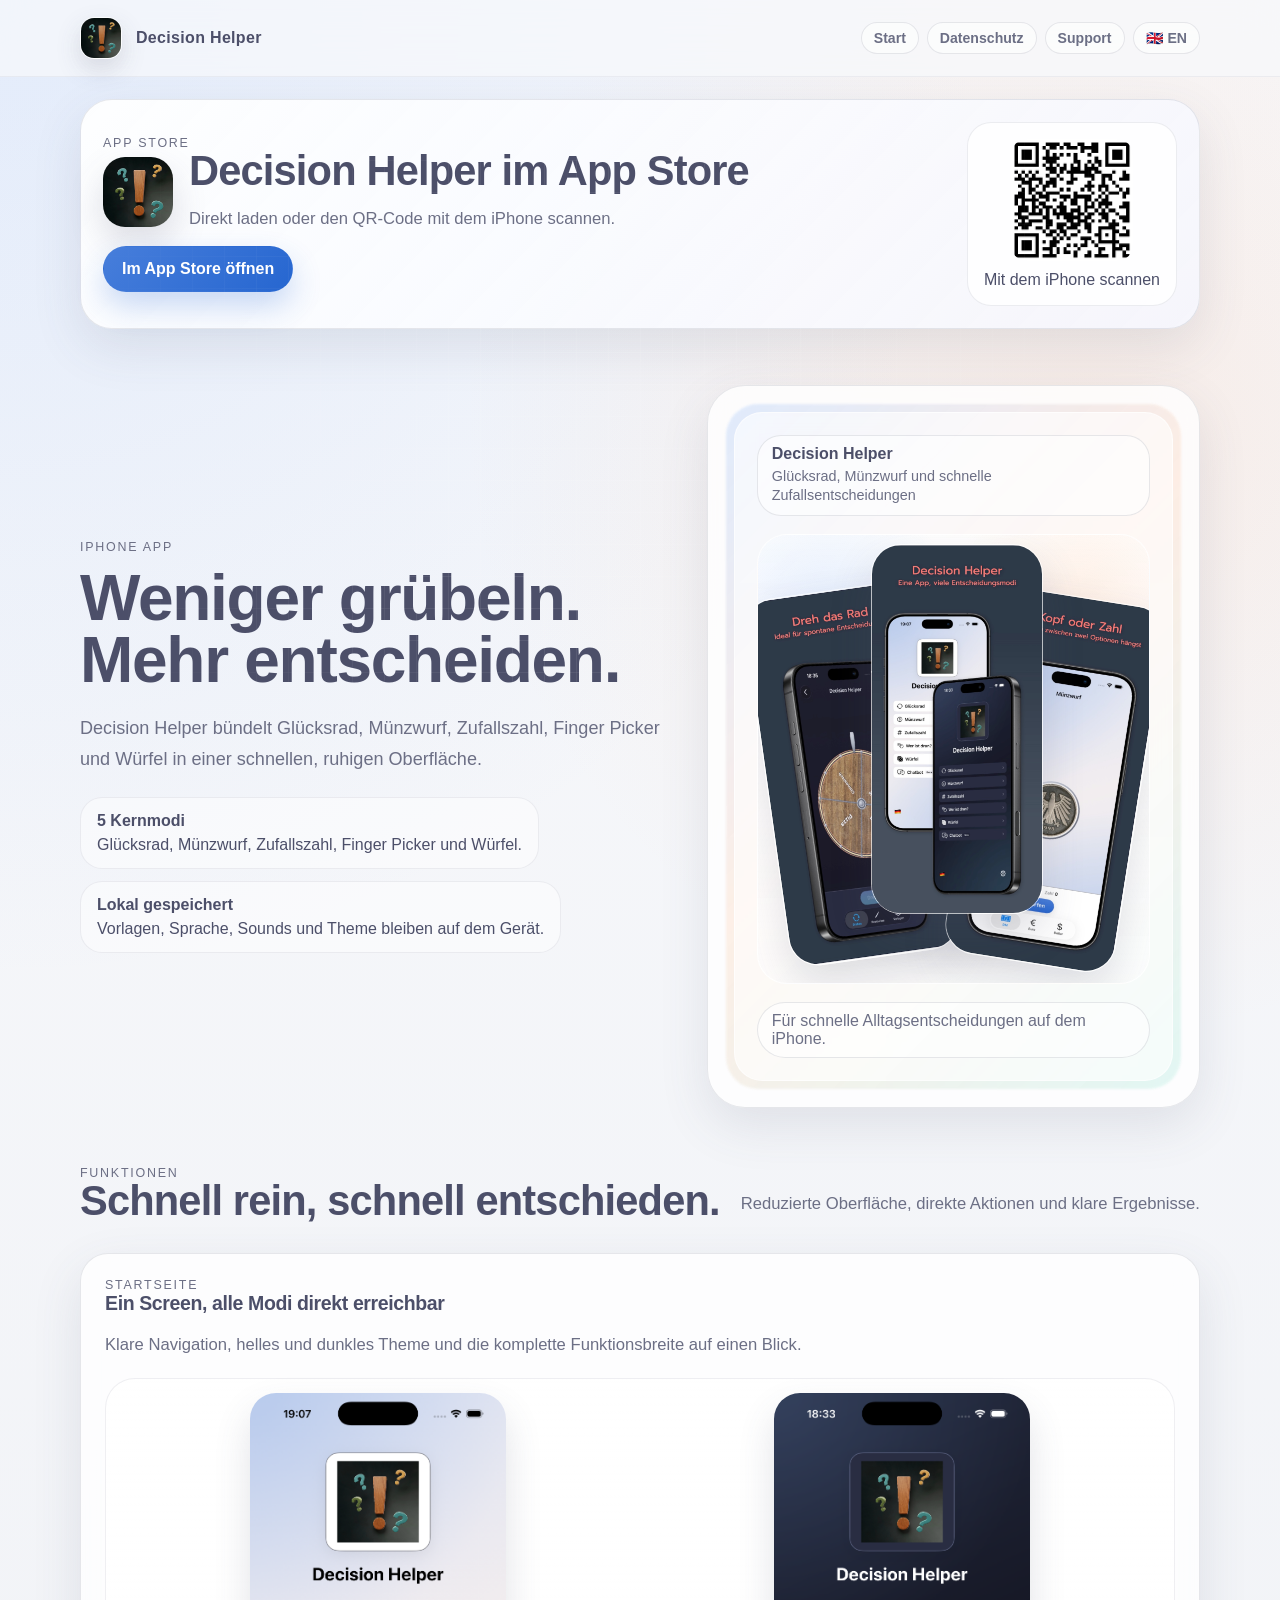
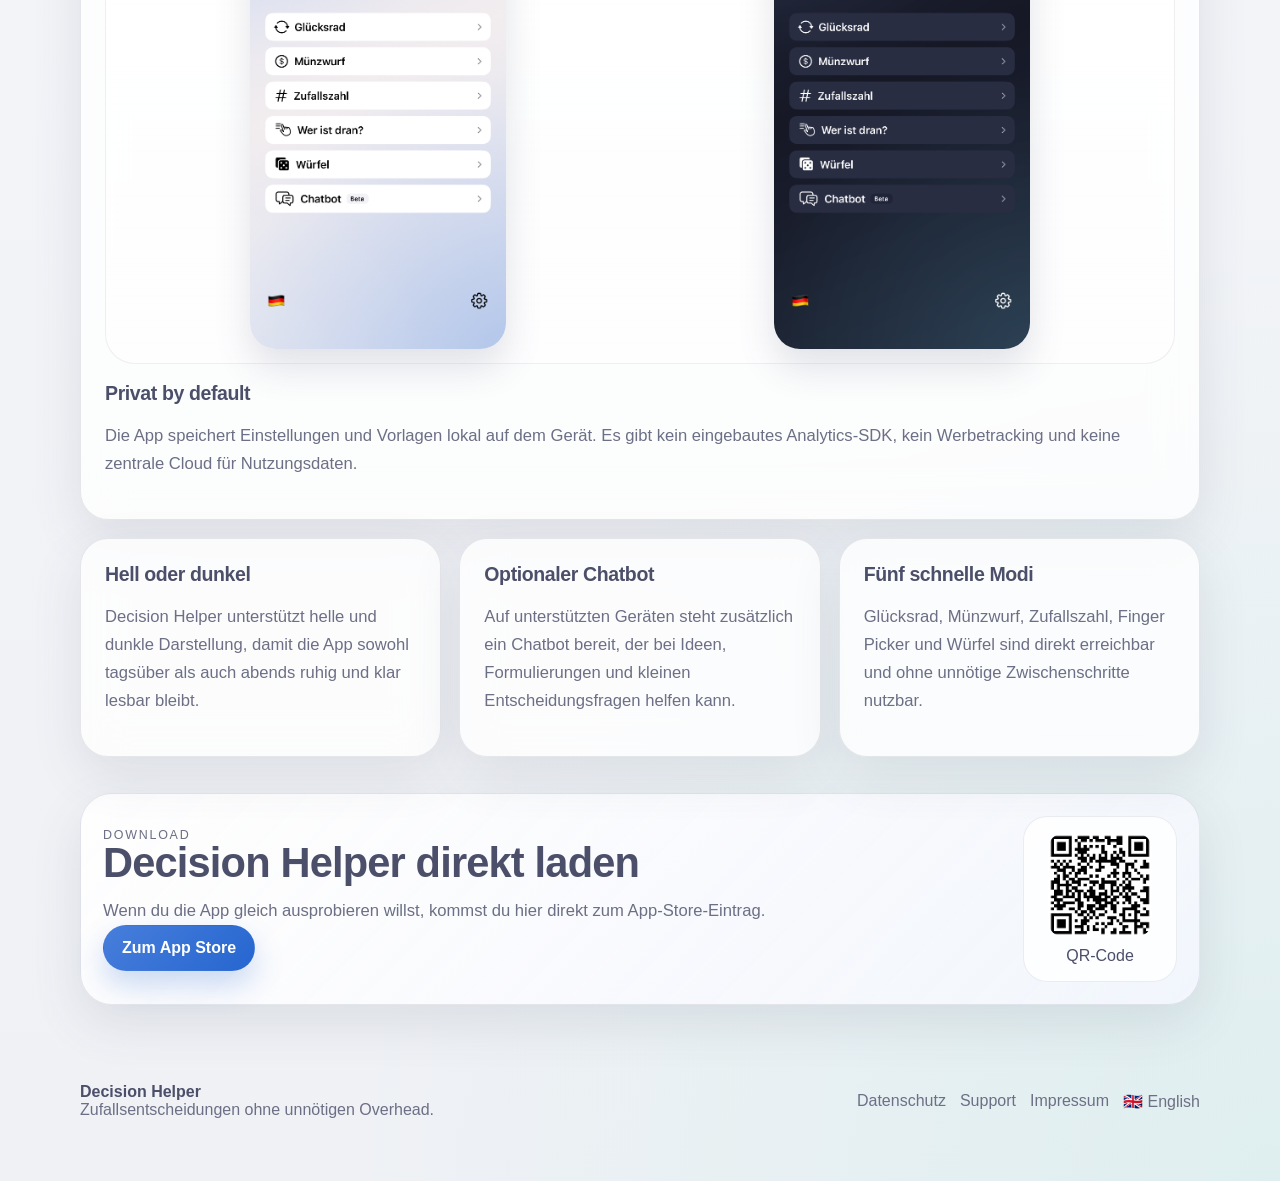
<file: index.html>
<!doctype html>
<html lang="de">
<head>
  <meta charset="utf-8">
  <meta name="viewport" content="width=device-width, initial-scale=1">
  <title>Decision Helper</title>
  <meta name="description" content="Decision Helper bringt Glücksrad, Münzwurf, Zufallszahl, Würfel und Finger Picker in eine ruhige, schnelle iPhone-App.">
  <link rel="icon" type="image/png" sizes="32x32" href="assets/favicon-32.png">
  <link rel="apple-touch-icon" sizes="180x180" href="assets/apple-touch-icon.png">
  <link rel="stylesheet" href="styles.css">
  <link rel="stylesheet" href="refresh.css">
</head>
<body>
  <header class="site-header">
    <div class="shell">
      <a class="brand" href="index.html" aria-label="Decision Helper Startseite">
        <img class="brand-logo" src="assets/AppLogo.png" alt="Decision Helper Logo">
        <span>Decision Helper</span>
      </a>
      <nav class="nav" aria-label="Hauptnavigation">
        <a href="index.html">Start</a>
        <a href="privacy.html">Datenschutz</a>
        <a href="support.html">Support</a>
        <a href="en/index.html" lang="en">🇬🇧 EN</a>
      </nav>
    </div>
  </header>

  <main>
    <section class="app-store-band">
      <div class="shell">
        <article class="app-store-card">
          <div class="app-store-copy">
            <div class="mini-title">App Store</div>
            <div class="app-store-head">
              <img class="app-store-icon" src="assets/AppLogo.png" alt="Decision Helper App Icon">
              <div>
                <h2>Decision Helper im App Store</h2>
                <p>Direkt laden oder den QR-Code mit dem iPhone scannen.</p>
              </div>
            </div>
            <div class="link-row">
              <a class="button primary" href="https://apps.apple.com/app/decision-helper/id6760131115" target="_blank" rel="noreferrer">Im App Store öffnen</a>
            </div>
          </div>
          <a class="qr-card" href="https://apps.apple.com/app/decision-helper/id6760131115" target="_blank" rel="noreferrer" aria-label="Decision Helper im App Store öffnen">
            <img src="assets/app-store-qr.png" alt="QR-Code zum App-Store-Eintrag von Decision Helper">
            <span>Mit dem iPhone scannen</span>
          </a>
        </article>
      </div>
    </section>

    <section class="hero">
      <div class="shell hero-grid">
        <div class="hero-copy">
          <div class="eyebrow">iPhone App</div>
          <h1>Weniger grübeln. Mehr entscheiden.</h1>
          <p class="lead">
            Decision Helper bündelt Glücksrad, Münzwurf, Zufallszahl, Finger Picker und Würfel in einer schnellen, ruhigen Oberfläche.
          </p>
          <div class="stat-row">
            <div class="stat">
              <strong>5 Kernmodi</strong>
              Glücksrad, Münzwurf, Zufallszahl, Finger Picker und Würfel.
            </div>
            <div class="stat">
              <strong>Lokal gespeichert</strong>
              Vorlagen, Sprache, Sounds und Theme bleiben auf dem Gerät.
            </div>
          </div>
        </div>

        <div class="hero-art">
          <div class="hero-panel">
            <div class="pill pill-stack"><strong>Decision Helper</strong><span>Glücksrad, Münzwurf und schnelle Zufallsentscheidungen</span></div>
            <div class="shot-stage">
              <img class="store-shot store-shot--back" src="assets/appstore_2.jpg" alt="App Store Motiv zum Glücksrad">
              <img class="store-shot store-shot--front" src="assets/appstore_1.jpg" alt="App Store Motiv der Startseite">
              <img class="store-shot store-shot--side" src="assets/appstore_3.jpg" alt="App Store Motiv zum Münzwurf">
            </div>
            <div class="tag">Für schnelle Alltagsentscheidungen auf dem iPhone.</div>
          </div>
        </div>
      </div>
    </section>

    <section id="features">
      <div class="shell">
        <div class="section-head">
          <div>
            <div class="mini-title">Funktionen</div>
            <h2>Schnell rein, schnell entschieden.</h2>
          </div>
          <p class="section-copy">Reduzierte Oberfläche, direkte Aktionen und klare Ergebnisse.</p>
        </div>

        <div class="card-grid">
          <article class="card span-12 screenshot-card">
            <div class="mini-title">Startseite</div>
            <h3>Ein Screen, alle Modi direkt erreichbar</h3>
            <p>Klare Navigation, helles und dunkles Theme und die komplette Funktionsbreite auf einen Blick.</p>
            <div class="image-frame image-frame--tall">
              <div class="screen-pair">
                <img src="assets/Home_DE_Light.png" alt="Startseite von Decision Helper in der hellen Variante">
                <img src="assets/Home_DE_Dark.png" alt="Startseite von Decision Helper in der dunklen Variante">
              </div>
            </div>
            <h3 style="margin-top:18px;">Privat by default</h3>
            <p>Die App speichert Einstellungen und Vorlagen lokal auf dem Gerät. Es gibt kein eingebautes Analytics-SDK, kein Werbetracking und keine zentrale Cloud für Nutzungsdaten.</p>
          </article>

          <article class="card span-4">
            <h3>Hell oder dunkel</h3>
            <p>Decision Helper unterstützt helle und dunkle Darstellung, damit die App sowohl tagsüber als auch abends ruhig und klar lesbar bleibt.</p>
          </article>

          <article class="card span-4">
            <h3>Optionaler Chatbot</h3>
            <p>Auf unterstützten Geräten steht zusätzlich ein Chatbot bereit, der bei Ideen, Formulierungen und kleinen Entscheidungsfragen helfen kann.</p>
          </article>

          <article class="card span-4">
            <h3>Fünf schnelle Modi</h3>
            <p>Glücksrad, Münzwurf, Zufallszahl, Finger Picker und Würfel sind direkt erreichbar und ohne unnötige Zwischenschritte nutzbar.</p>
          </article>

        </div>
      </div>
    </section>

    <section class="app-store-repeat">
      <div class="shell">
        <article class="app-store-card compact">
          <div class="app-store-copy">
            <div class="mini-title">Download</div>
            <h2>Decision Helper direkt laden</h2>
            <p>Wenn du die App gleich ausprobieren willst, kommst du hier direkt zum App-Store-Eintrag.</p>
            <div class="link-row">
              <a class="button primary" href="https://apps.apple.com/app/decision-helper/id6760131115" target="_blank" rel="noreferrer">Zum App Store</a>
            </div>
          </div>
          <a class="qr-card small" href="https://apps.apple.com/app/decision-helper/id6760131115" target="_blank" rel="noreferrer" aria-label="Decision Helper im App Store öffnen">
            <img src="assets/app-store-qr.png" alt="QR-Code zum App-Store-Eintrag von Decision Helper">
            <span>QR-Code</span>
          </a>
        </article>
      </div>
    </section>

  </main>

  <footer class="footer">
    <div class="shell footer-inner">
      <div>
        <strong>Decision Helper</strong><br>
        <span style="color:var(--muted);">Zufallsentscheidungen ohne unnötigen Overhead.</span>
      </div>
      <div class="footer-links">
        <a href="privacy.html">Datenschutz</a>
        <a href="support.html">Support</a>
        <a href="impressum.html">Impressum</a>
        <a href="en/index.html" lang="en">🇬🇧 English</a>
      </div>
    </div>
  </footer>
</body>
</html>
</file>
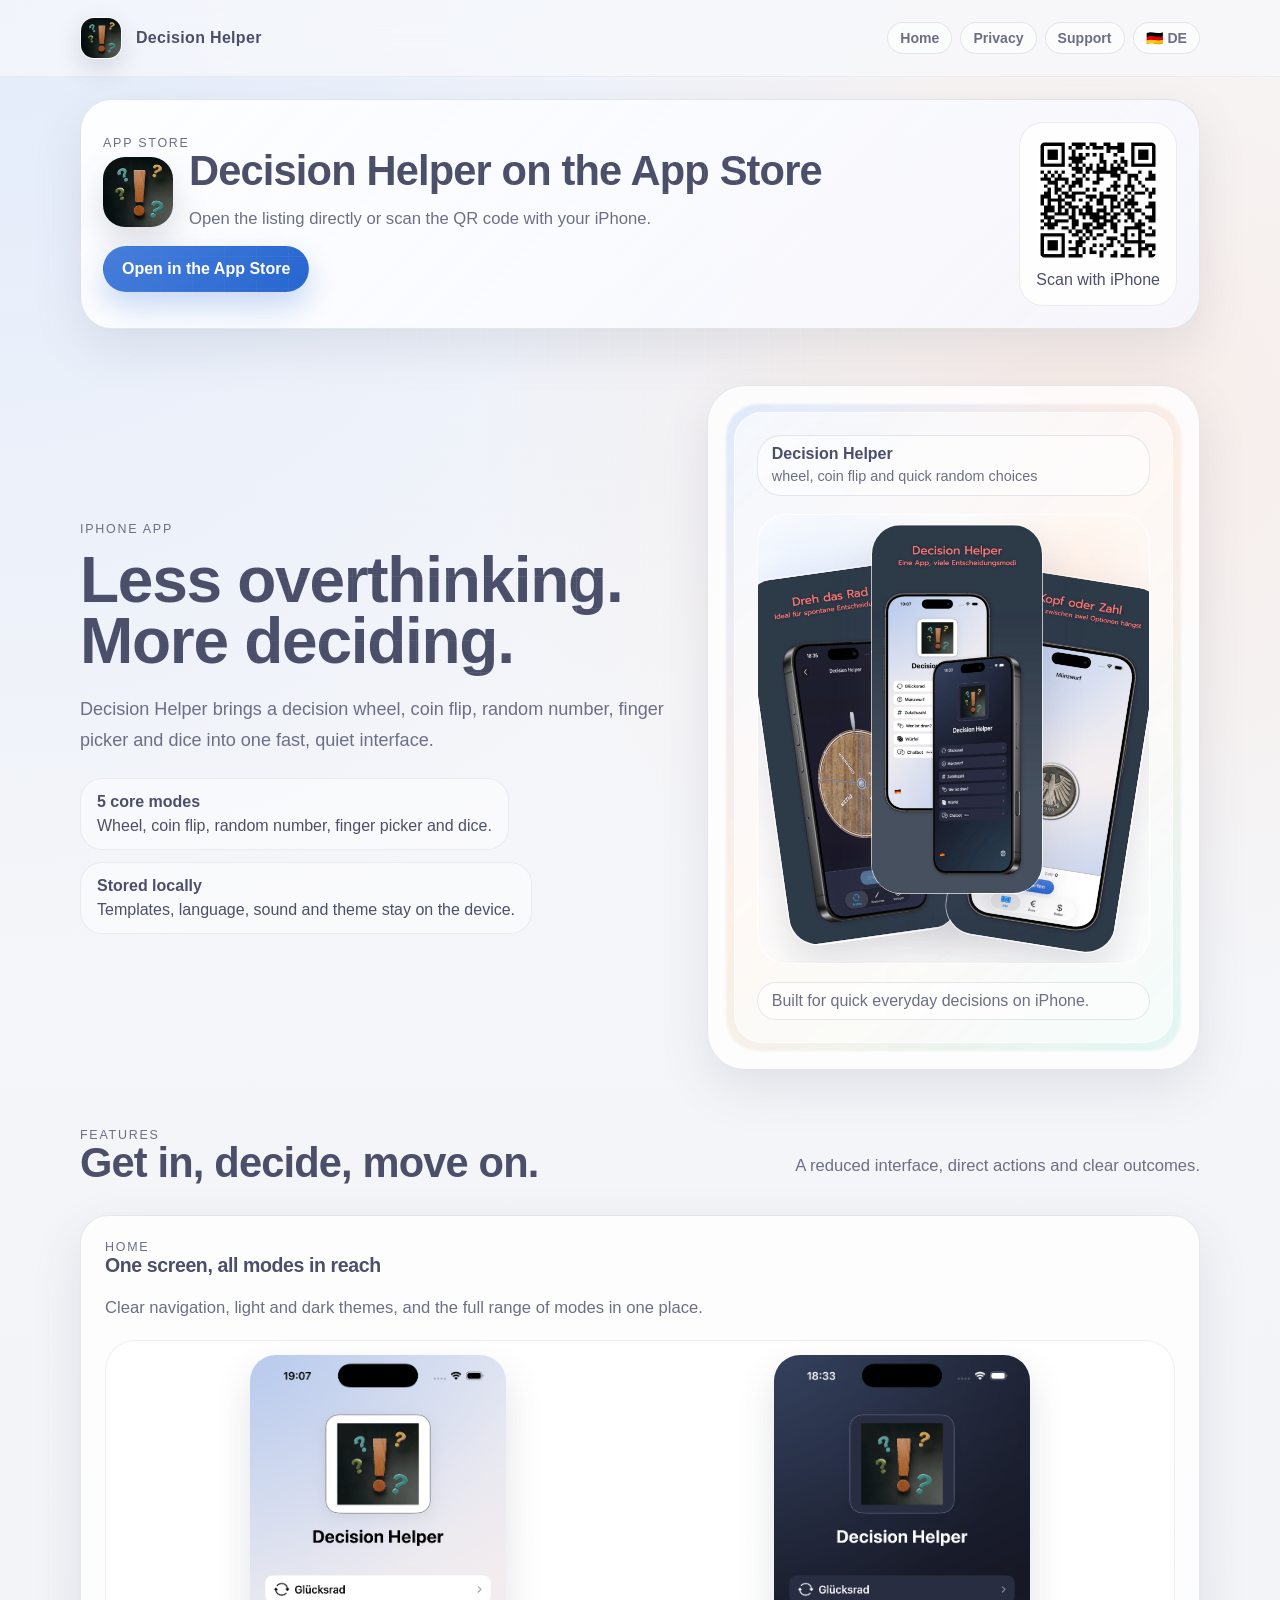
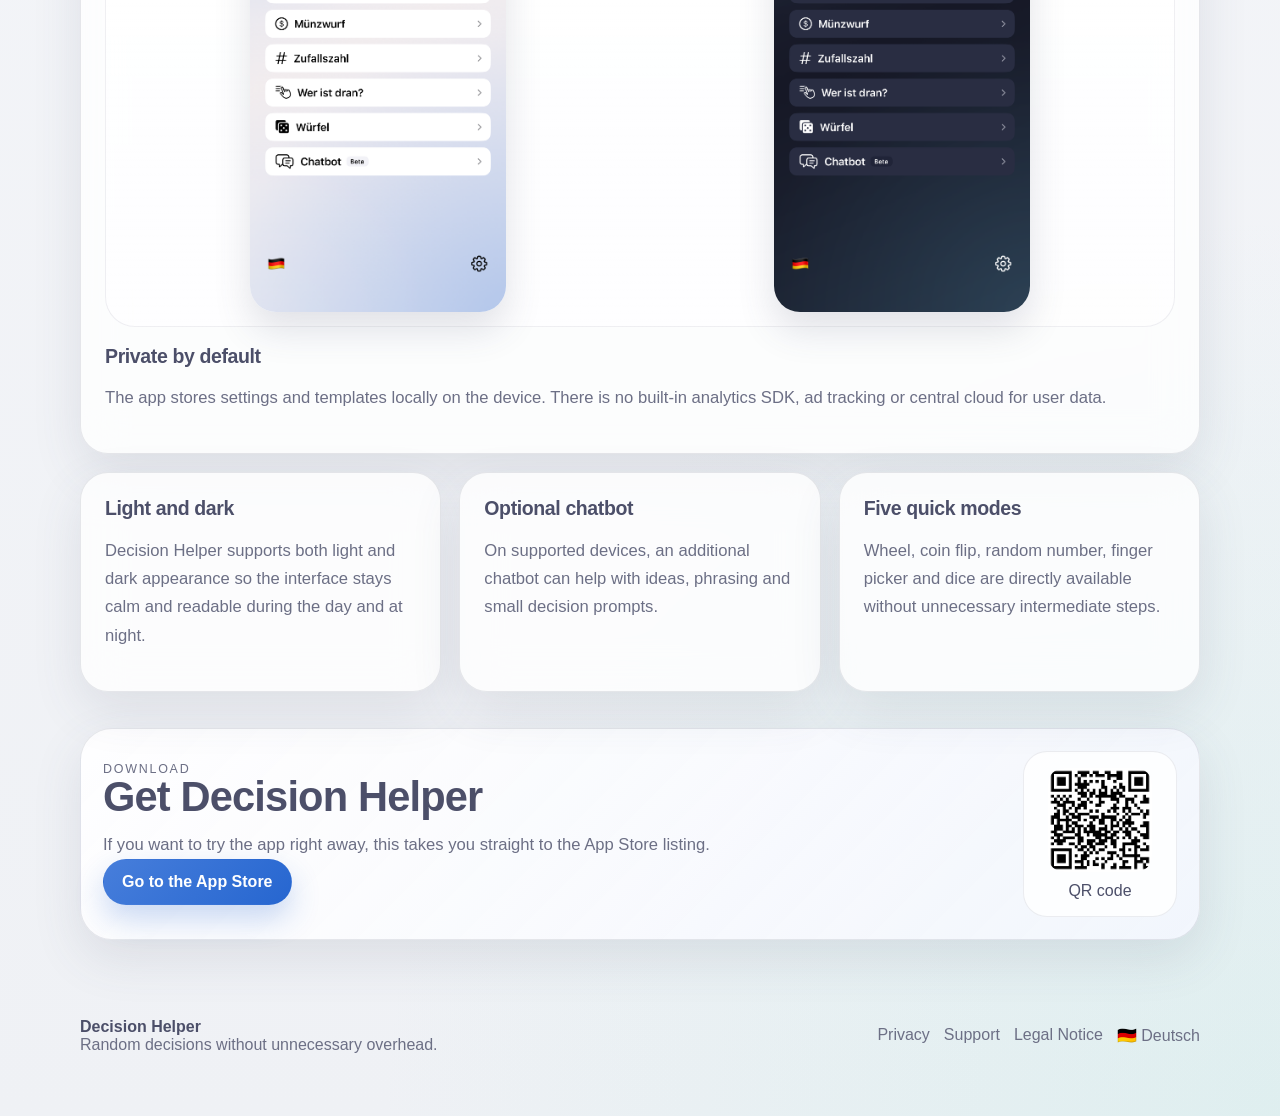
<file: en/index.html>
<!doctype html>
<html lang="en">
<head>
  <meta charset="utf-8">
  <meta name="viewport" content="width=device-width, initial-scale=1">
  <title>Decision Helper</title>
  <meta name="description" content="Decision Helper brings a wheel, coin flip, random number, dice and finger picker into one calm, fast iPhone app.">
  <link rel="icon" type="image/png" sizes="32x32" href="../assets/favicon-32.png">
  <link rel="apple-touch-icon" sizes="180x180" href="../assets/apple-touch-icon.png">
  <link rel="stylesheet" href="../styles.css">
  <link rel="stylesheet" href="../refresh.css">
</head>
<body>
  <header class="site-header">
    <div class="shell">
      <a class="brand" href="index.html" aria-label="Decision Helper homepage">
        <img class="brand-logo" src="../assets/AppLogo.png" alt="Decision Helper logo">
        <span>Decision Helper</span>
      </a>
      <nav class="nav" aria-label="Main navigation">
        <a href="index.html">Home</a>
        <a href="privacy.html">Privacy</a>
        <a href="support.html">Support</a>
        <a href="../index.html" lang="de">🇩🇪 DE</a>
      </nav>
    </div>
  </header>

  <main>
    <section class="app-store-band">
      <div class="shell">
        <article class="app-store-card">
          <div class="app-store-copy">
            <div class="mini-title">App Store</div>
            <div class="app-store-head">
              <img class="app-store-icon" src="../assets/AppLogo.png" alt="Decision Helper app icon">
              <div>
                <h2>Decision Helper on the App Store</h2>
                <p>Open the listing directly or scan the QR code with your iPhone.</p>
              </div>
            </div>
            <div class="link-row">
              <a class="button primary" href="https://apps.apple.com/app/decision-helper/id6760131115" target="_blank" rel="noreferrer">Open in the App Store</a>
            </div>
          </div>
          <a class="qr-card" href="https://apps.apple.com/app/decision-helper/id6760131115" target="_blank" rel="noreferrer" aria-label="Open Decision Helper in the App Store">
            <img src="../assets/app-store-qr.png" alt="QR code for the Decision Helper App Store listing">
            <span>Scan with iPhone</span>
          </a>
        </article>
      </div>
    </section>

    <section class="hero">
      <div class="shell hero-grid">
        <div class="hero-copy">
          <div class="eyebrow">iPhone App</div>
          <h1>Less overthinking. More deciding.</h1>
          <p class="lead">
            Decision Helper brings a decision wheel, coin flip, random number, finger picker and dice into one fast, quiet interface.
          </p>
          <div class="stat-row">
            <div class="stat">
              <strong>5 core modes</strong>
              Wheel, coin flip, random number, finger picker and dice.
            </div>
            <div class="stat">
              <strong>Stored locally</strong>
              Templates, language, sound and theme stay on the device.
            </div>
          </div>
        </div>

        <div class="hero-art">
          <div class="hero-panel">
            <div class="pill pill-stack"><strong>Decision Helper</strong><span>wheel, coin flip and quick random choices</span></div>
            <div class="shot-stage">
              <img class="store-shot store-shot--back" src="../assets/appstore_2.jpg" alt="App Store visual showing the wheel">
              <img class="store-shot store-shot--front" src="../assets/appstore_1.jpg" alt="App Store visual showing the app home screen">
              <img class="store-shot store-shot--side" src="../assets/appstore_3.jpg" alt="App Store visual showing the coin flip">
            </div>
            <div class="tag">Built for quick everyday decisions on iPhone.</div>
          </div>
        </div>
      </div>
    </section>

    <section id="features">
      <div class="shell">
        <div class="section-head">
          <div>
            <div class="mini-title">Features</div>
            <h2>Get in, decide, move on.</h2>
          </div>
          <p class="section-copy">A reduced interface, direct actions and clear outcomes.</p>
        </div>

        <div class="card-grid">
          <article class="card span-12 screenshot-card">
            <div class="mini-title">Home</div>
            <h3>One screen, all modes in reach</h3>
            <p>Clear navigation, light and dark themes, and the full range of modes in one place.</p>
            <div class="image-frame image-frame--tall">
              <div class="screen-pair">
                <img src="../assets/Home_DE_Light.png" alt="Decision Helper home screen in the light theme">
                <img src="../assets/Home_DE_Dark.png" alt="Decision Helper home screen in the dark theme">
              </div>
            </div>
            <h3 style="margin-top:18px;">Private by default</h3>
            <p>The app stores settings and templates locally on the device. There is no built-in analytics SDK, ad tracking or central cloud for user data.</p>
          </article>

          <article class="card span-4">
            <h3>Light and dark</h3>
            <p>Decision Helper supports both light and dark appearance so the interface stays calm and readable during the day and at night.</p>
          </article>

          <article class="card span-4">
            <h3>Optional chatbot</h3>
            <p>On supported devices, an additional chatbot can help with ideas, phrasing and small decision prompts.</p>
          </article>

          <article class="card span-4">
            <h3>Five quick modes</h3>
            <p>Wheel, coin flip, random number, finger picker and dice are directly available without unnecessary intermediate steps.</p>
          </article>
        </div>
      </div>
    </section>

    <section class="app-store-repeat">
      <div class="shell">
        <article class="app-store-card compact">
          <div class="app-store-copy">
            <div class="mini-title">Download</div>
            <h2>Get Decision Helper</h2>
            <p>If you want to try the app right away, this takes you straight to the App Store listing.</p>
            <div class="link-row">
              <a class="button primary" href="https://apps.apple.com/app/decision-helper/id6760131115" target="_blank" rel="noreferrer">Go to the App Store</a>
            </div>
          </div>
          <a class="qr-card small" href="https://apps.apple.com/app/decision-helper/id6760131115" target="_blank" rel="noreferrer" aria-label="Open Decision Helper in the App Store">
            <img src="../assets/app-store-qr.png" alt="QR code for the Decision Helper App Store listing">
            <span>QR code</span>
          </a>
        </article>
      </div>
    </section>

  </main>

  <footer class="footer">
    <div class="shell footer-inner">
      <div>
        <strong>Decision Helper</strong><br>
        <span style="color:var(--muted);">Random decisions without unnecessary overhead.</span>
      </div>
      <div class="footer-links">
        <a href="privacy.html">Privacy</a>
        <a href="support.html">Support</a>
        <a href="impressum.html">Legal Notice</a>
        <a href="../index.html" lang="de">🇩🇪 Deutsch</a>
      </div>
    </div>
  </footer>
</body>
</html>
</file>
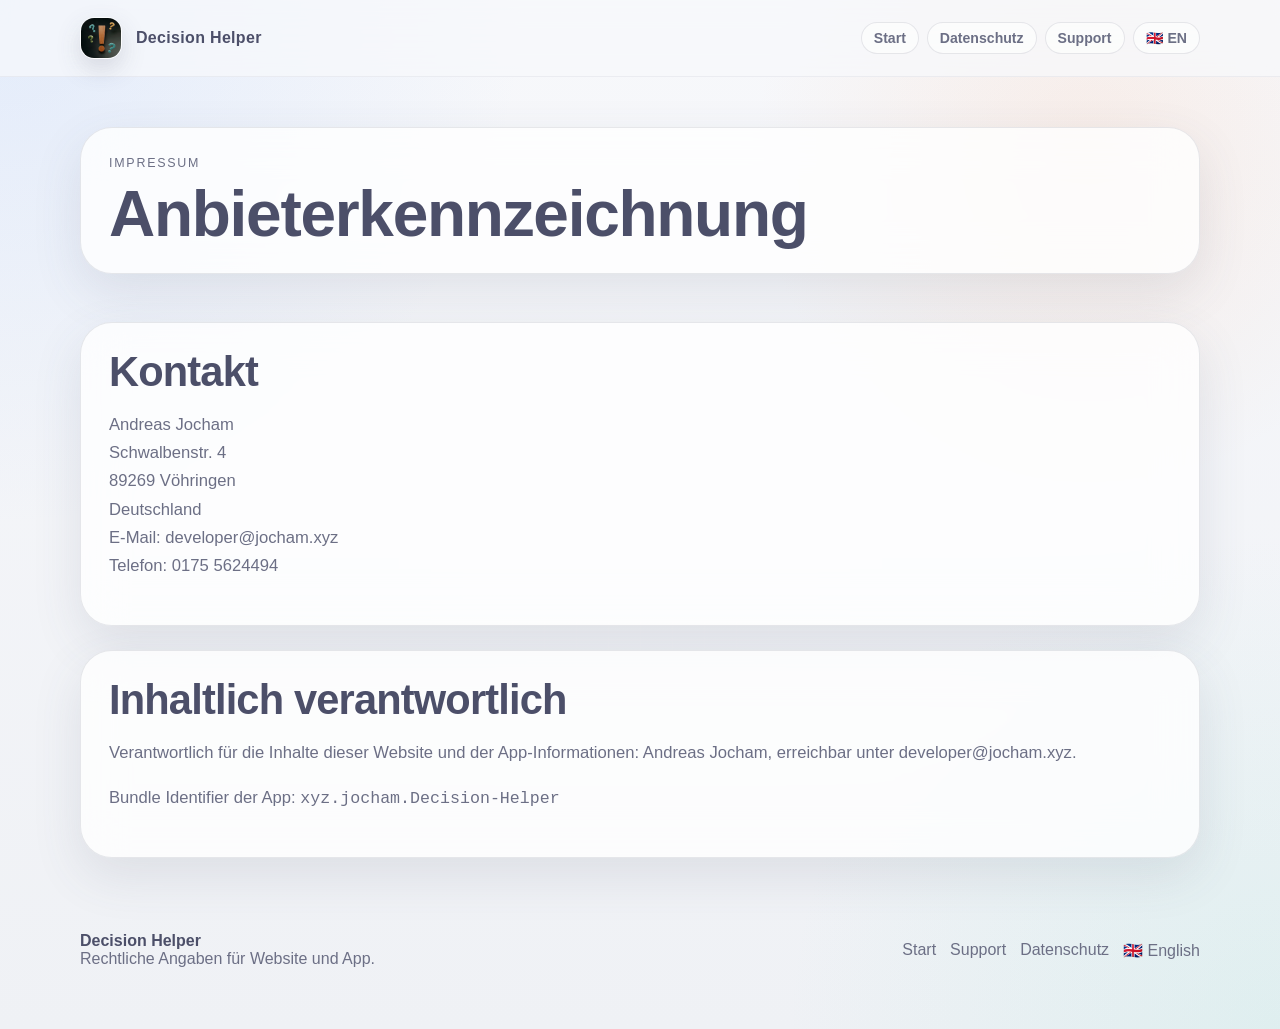
<file: impressum.html>
<!doctype html>
<html lang="de">
<head>
  <meta charset="utf-8">
  <meta name="viewport" content="width=device-width, initial-scale=1">
  <title>Impressum · Decision Helper</title>
  <meta name="description" content="Impressum für die Website und App Decision Helper.">
  <link rel="icon" type="image/png" sizes="32x32" href="assets/favicon-32.png">
  <link rel="apple-touch-icon" sizes="180x180" href="assets/apple-touch-icon.png">
  <link rel="stylesheet" href="styles.css">
  <link rel="stylesheet" href="refresh.css">
</head>
<body>
  <header class="site-header">
    <div class="shell">
      <a class="brand" href="index.html" aria-label="Decision Helper Startseite">
        <img class="brand-logo" src="assets/AppLogo.png" alt="Decision Helper Logo">
        <span>Decision Helper</span>
      </a>
      <nav class="nav" aria-label="Navigation">
        <a href="index.html">Start</a>
        <a href="privacy.html">Datenschutz</a>
        <a href="support.html">Support</a>
        <a href="en/impressum.html" lang="en">🇬🇧 EN</a>
      </nav>
    </div>
  </header>

  <main>
    <section class="legal-hero">
      <div class="shell">
        <article class="legal-card">
          <div class="mini-title">Impressum</div>
          <h1>Anbieterkennzeichnung</h1>
        </article>
      </div>
    </section>

    <section>
      <div class="shell split">
        <article class="legal-card">
          <h2>Kontakt</h2>
          <p class="legal-copy">
            Andreas Jocham<br>
            Schwalbenstr. 4<br>
            89269 Vöhringen<br>
            Deutschland<br>
            E-Mail: <a href="mailto:developer@jocham.xyz">developer@jocham.xyz</a>
            <br>
            Telefon: <a href="tel:+491755624494">0175 5624494</a>
          </p>
        </article>

        <article class="legal-card">
          <h2>Inhaltlich verantwortlich</h2>
          <p class="legal-copy">
            Verantwortlich für die Inhalte dieser Website und der App-Informationen:
            Andreas Jocham, erreichbar unter <a href="mailto:developer@jocham.xyz">developer@jocham.xyz</a>.
          </p>
          <p class="legal-copy">
            Bundle Identifier der App: <code>xyz.jocham.Decision-Helper</code>
          </p>
        </article>
      </div>
    </section>
  </main>

  <footer class="footer">
    <div class="shell footer-inner">
      <div>
        <strong>Decision Helper</strong><br>
        <span style="color:var(--muted);">Rechtliche Angaben für Website und App.</span>
      </div>
      <div class="footer-links">
        <a href="index.html">Start</a>
        <a href="support.html">Support</a>
        <a href="privacy.html">Datenschutz</a>
        <a href="en/impressum.html" lang="en">🇬🇧 English</a>
      </div>
    </div>
  </footer>
</body>
</html>
</file>
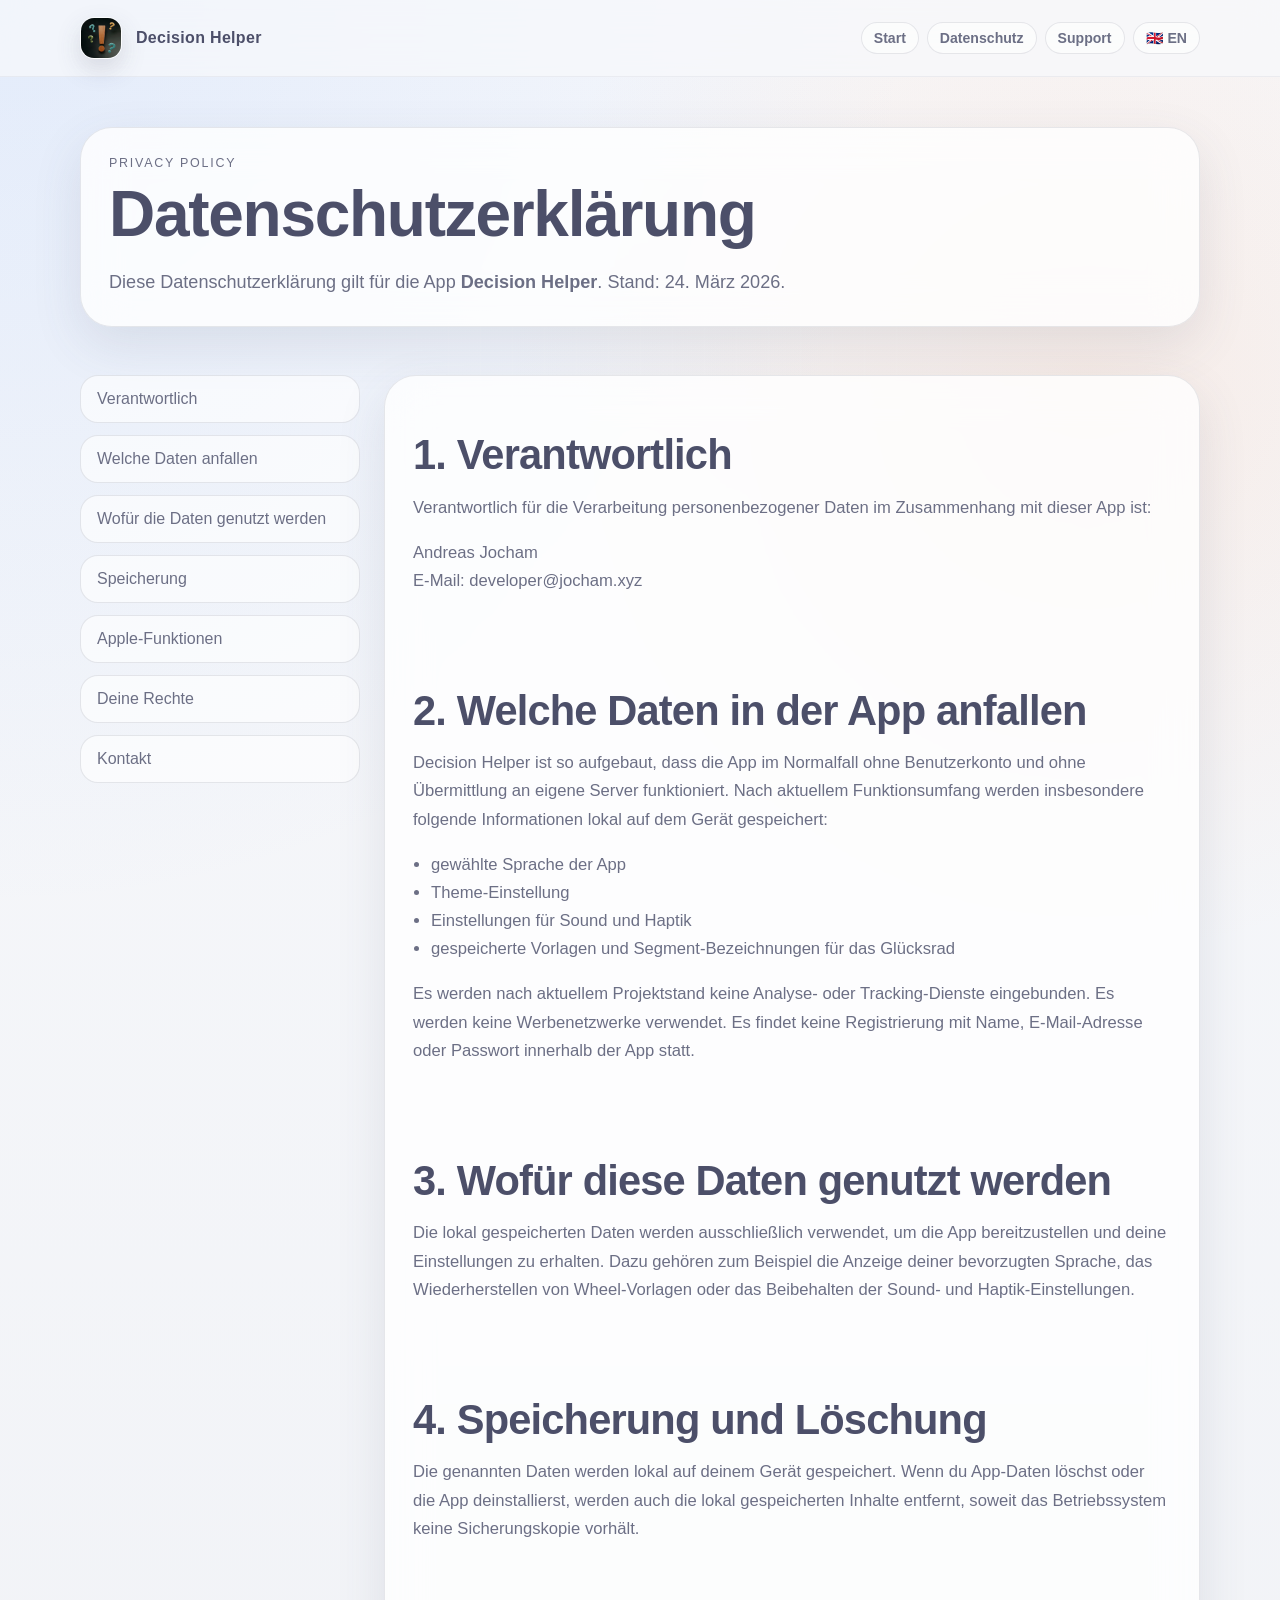
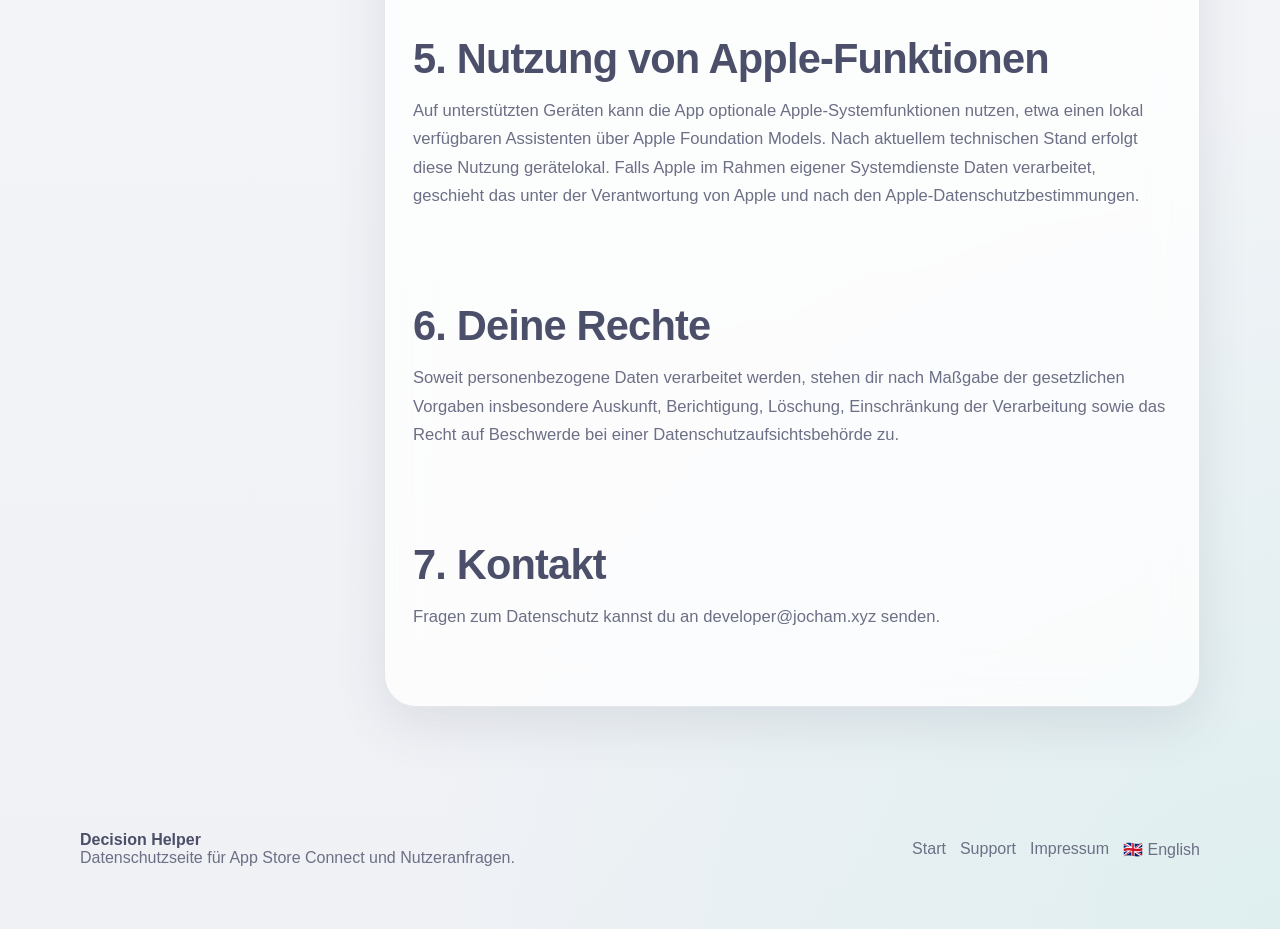
<file: privacy.html>
<!doctype html>
<html lang="de">
<head>
  <meta charset="utf-8">
  <meta name="viewport" content="width=device-width, initial-scale=1">
  <title>Datenschutz · Decision Helper</title>
  <meta name="description" content="Datenschutzerklärung für die App Decision Helper.">
  <link rel="icon" type="image/png" sizes="32x32" href="assets/favicon-32.png">
  <link rel="apple-touch-icon" sizes="180x180" href="assets/apple-touch-icon.png">
  <link rel="stylesheet" href="styles.css">
  <link rel="stylesheet" href="refresh.css">
</head>
<body>
  <header class="site-header">
    <div class="shell">
      <a class="brand" href="index.html" aria-label="Decision Helper Startseite">
        <img class="brand-logo" src="assets/AppLogo.png" alt="Decision Helper Logo">
        <span>Decision Helper</span>
      </a>
      <nav class="nav" aria-label="Navigation">
        <a href="index.html">Start</a>
        <a href="privacy.html">Datenschutz</a>
        <a href="support.html">Support</a>
        <a href="en/privacy.html" lang="en">🇬🇧 EN</a>
      </nav>
    </div>
  </header>

  <main>
    <section class="legal-hero">
      <div class="shell">
        <article class="legal-card">
          <div class="mini-title">Privacy Policy</div>
          <h1>Datenschutzerklärung</h1>
          <p class="lead" style="max-width:760px;">
            Diese Datenschutzerklärung gilt für die App <strong>Decision Helper</strong>.
            Stand: 24. März 2026.
          </p>
        </article>
      </div>
    </section>

    <section>
      <div class="shell legal-layout">
        <nav class="legal-nav" aria-label="Abschnitte">
          <a href="#verantwortlich">Verantwortlich</a>
          <a href="#umfang">Welche Daten anfallen</a>
          <a href="#zwecke">Wofür die Daten genutzt werden</a>
          <a href="#speicherung">Speicherung</a>
          <a href="#apple">Apple-Funktionen</a>
          <a href="#rechte">Deine Rechte</a>
          <a href="#kontakt">Kontakt</a>
        </nav>

        <article class="legal-card">
          <section class="legal-section" id="verantwortlich">
            <h2>1. Verantwortlich</h2>
            <p class="legal-copy">
              Verantwortlich für die Verarbeitung personenbezogener Daten im Zusammenhang mit dieser App ist:
            </p>
            <p class="legal-copy">
              Andreas Jocham<br>
              E-Mail: <a href="mailto:developer@jocham.xyz">developer@jocham.xyz</a>
            </p>
          </section>

          <section class="legal-section" id="umfang">
            <h2>2. Welche Daten in der App anfallen</h2>
            <p class="legal-copy">
              Decision Helper ist so aufgebaut, dass die App im Normalfall ohne Benutzerkonto und ohne Übermittlung an eigene Server funktioniert.
              Nach aktuellem Funktionsumfang werden insbesondere folgende Informationen lokal auf dem Gerät gespeichert:
            </p>
            <ul class="legal-list">
              <li>gewählte Sprache der App</li>
              <li>Theme-Einstellung</li>
              <li>Einstellungen für Sound und Haptik</li>
              <li>gespeicherte Vorlagen und Segment-Bezeichnungen für das Glücksrad</li>
            </ul>
            <p class="legal-copy">
              Es werden nach aktuellem Projektstand keine Analyse- oder Tracking-Dienste eingebunden.
              Es werden keine Werbenetzwerke verwendet.
              Es findet keine Registrierung mit Name, E-Mail-Adresse oder Passwort innerhalb der App statt.
            </p>
          </section>

          <section class="legal-section" id="zwecke">
            <h2>3. Wofür diese Daten genutzt werden</h2>
            <p class="legal-copy">
              Die lokal gespeicherten Daten werden ausschließlich verwendet, um die App bereitzustellen und deine Einstellungen zu erhalten.
              Dazu gehören zum Beispiel die Anzeige deiner bevorzugten Sprache, das Wiederherstellen von Wheel-Vorlagen oder das Beibehalten der Sound- und Haptik-Einstellungen.
            </p>
          </section>

          <section class="legal-section" id="speicherung">
            <h2>4. Speicherung und Löschung</h2>
            <p class="legal-copy">
              Die genannten Daten werden lokal auf deinem Gerät gespeichert.
              Wenn du App-Daten löschst oder die App deinstallierst, werden auch die lokal gespeicherten Inhalte entfernt, soweit das Betriebssystem keine Sicherungskopie vorhält.
            </p>
          </section>

          <section class="legal-section" id="apple">
            <h2>5. Nutzung von Apple-Funktionen</h2>
            <p class="legal-copy">
              Auf unterstützten Geräten kann die App optionale Apple-Systemfunktionen nutzen, etwa einen lokal verfügbaren Assistenten über Apple Foundation Models.
              Nach aktuellem technischen Stand erfolgt diese Nutzung gerätelokal.
              Falls Apple im Rahmen eigener Systemdienste Daten verarbeitet, geschieht das unter der Verantwortung von Apple und nach den Apple-Datenschutzbestimmungen.
            </p>
          </section>

          <section class="legal-section" id="rechte">
            <h2>6. Deine Rechte</h2>
            <p class="legal-copy">
              Soweit personenbezogene Daten verarbeitet werden, stehen dir nach Maßgabe der gesetzlichen Vorgaben insbesondere Auskunft, Berichtigung, Löschung, Einschränkung der Verarbeitung sowie das Recht auf Beschwerde bei einer Datenschutzaufsichtsbehörde zu.
            </p>
          </section>

          <section class="legal-section" id="kontakt">
            <h2>7. Kontakt</h2>
            <p class="legal-copy">
              Fragen zum Datenschutz kannst du an <a href="mailto:developer@jocham.xyz">developer@jocham.xyz</a> senden.
            </p>
          </section>
        </article>
      </div>
    </section>
  </main>

  <footer class="footer">
    <div class="shell footer-inner">
      <div>
        <strong>Decision Helper</strong><br>
        <span style="color:var(--muted);">Datenschutzseite für App Store Connect und Nutzeranfragen.</span>
      </div>
      <div class="footer-links">
        <a href="index.html">Start</a>
        <a href="support.html">Support</a>
        <a href="impressum.html">Impressum</a>
        <a href="en/privacy.html" lang="en">🇬🇧 English</a>
      </div>
    </div>
  </footer>
</body>
</html>
</file>
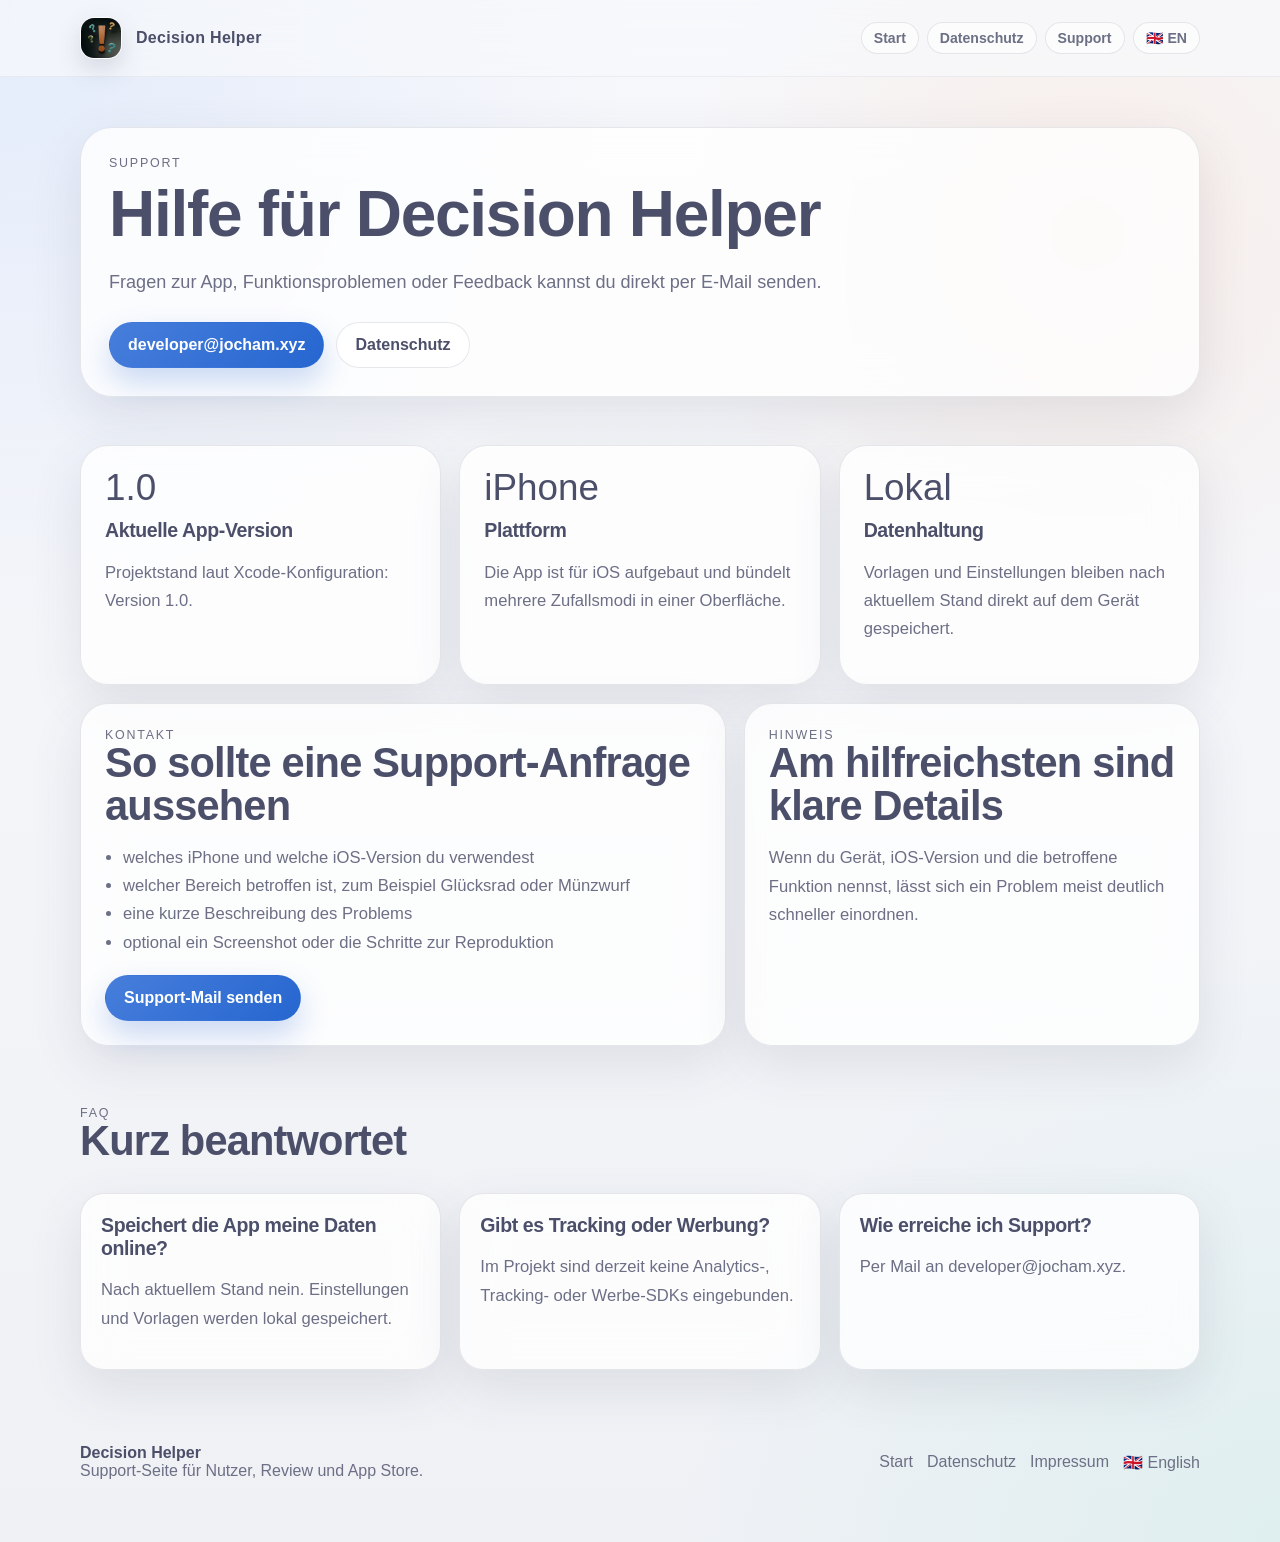
<file: support.html>
<!doctype html>
<html lang="de">
<head>
  <meta charset="utf-8">
  <meta name="viewport" content="width=device-width, initial-scale=1">
  <title>Support · Decision Helper</title>
  <meta name="description" content="Support-Seite für die App Decision Helper.">
  <link rel="icon" type="image/png" sizes="32x32" href="assets/favicon-32.png">
  <link rel="apple-touch-icon" sizes="180x180" href="assets/apple-touch-icon.png">
  <link rel="stylesheet" href="styles.css">
  <link rel="stylesheet" href="refresh.css">
</head>
<body>
  <header class="site-header">
    <div class="shell">
      <a class="brand" href="index.html" aria-label="Decision Helper Startseite">
        <img class="brand-logo" src="assets/AppLogo.png" alt="Decision Helper Logo">
        <span>Decision Helper</span>
      </a>
      <nav class="nav" aria-label="Navigation">
        <a href="index.html">Start</a>
        <a href="privacy.html">Datenschutz</a>
        <a href="support.html">Support</a>
        <a href="en/support.html" lang="en">🇬🇧 EN</a>
      </nav>
    </div>
  </header>

  <main>
    <section class="legal-hero">
      <div class="shell">
        <article class="legal-card">
          <div class="mini-title">Support</div>
          <h1>Hilfe für Decision Helper</h1>
          <p class="lead" style="max-width:760px;">
            Fragen zur App, Funktionsproblemen oder Feedback kannst du direkt per E-Mail senden.
          </p>
          <div class="button-row" style="margin-top:24px;">
            <a class="button primary" href="mailto:developer@jocham.xyz">developer@jocham.xyz</a>
            <a class="button secondary" href="privacy.html">Datenschutz</a>
          </div>
        </article>
      </div>
    </section>

    <section>
      <div class="shell card-grid">
        <article class="card span-4">
          <div class="metric">1.0</div>
          <h3>Aktuelle App-Version</h3>
          <p>Projektstand laut Xcode-Konfiguration: Version 1.0.</p>
        </article>

        <article class="card span-4">
          <div class="metric">iPhone</div>
          <h3>Plattform</h3>
          <p>Die App ist für iOS aufgebaut und bündelt mehrere Zufallsmodi in einer Oberfläche.</p>
        </article>

        <article class="card span-4">
          <div class="metric">Lokal</div>
          <h3>Datenhaltung</h3>
          <p>Vorlagen und Einstellungen bleiben nach aktuellem Stand direkt auf dem Gerät gespeichert.</p>
        </article>

        <article class="card span-7">
          <div class="mini-title">Kontakt</div>
          <h2>So sollte eine Support-Anfrage aussehen</h2>
          <ul class="legal-list">
            <li>welches iPhone und welche iOS-Version du verwendest</li>
            <li>welcher Bereich betroffen ist, zum Beispiel Glücksrad oder Münzwurf</li>
            <li>eine kurze Beschreibung des Problems</li>
            <li>optional ein Screenshot oder die Schritte zur Reproduktion</li>
          </ul>
          <div class="link-row" style="margin-top:18px;">
            <a class="button primary" href="mailto:developer@jocham.xyz?subject=Decision%20Helper%20Support">Support-Mail senden</a>
          </div>
        </article>

        <article class="card span-5">
          <div class="mini-title">Hinweis</div>
          <h2>Am hilfreichsten sind klare Details</h2>
          <p>Wenn du Gerät, iOS-Version und die betroffene Funktion nennst, lässt sich ein Problem meist deutlich schneller einordnen.</p>
        </article>
      </div>
    </section>

    <section>
      <div class="shell">
        <div class="section-head">
          <div>
            <div class="mini-title">FAQ</div>
            <h2>Kurz beantwortet</h2>
          </div>
        </div>
        <div class="card-grid">
          <article class="faq-item span-4">
            <h3>Speichert die App meine Daten online?</h3>
            <p>Nach aktuellem Stand nein. Einstellungen und Vorlagen werden lokal gespeichert.</p>
          </article>
          <article class="faq-item span-4">
            <h3>Gibt es Tracking oder Werbung?</h3>
            <p>Im Projekt sind derzeit keine Analytics-, Tracking- oder Werbe-SDKs eingebunden.</p>
          </article>
          <article class="faq-item span-4">
            <h3>Wie erreiche ich Support?</h3>
            <p>Per Mail an <a href="mailto:developer@jocham.xyz">developer@jocham.xyz</a>.</p>
          </article>
        </div>
      </div>
    </section>
  </main>

  <footer class="footer">
    <div class="shell footer-inner">
      <div>
        <strong>Decision Helper</strong><br>
        <span style="color:var(--muted);">Support-Seite für Nutzer, Review und App Store.</span>
      </div>
      <div class="footer-links">
        <a href="index.html">Start</a>
        <a href="privacy.html">Datenschutz</a>
        <a href="impressum.html">Impressum</a>
        <a href="en/support.html" lang="en">🇬🇧 English</a>
      </div>
    </div>
  </footer>
</body>
</html>
</file>
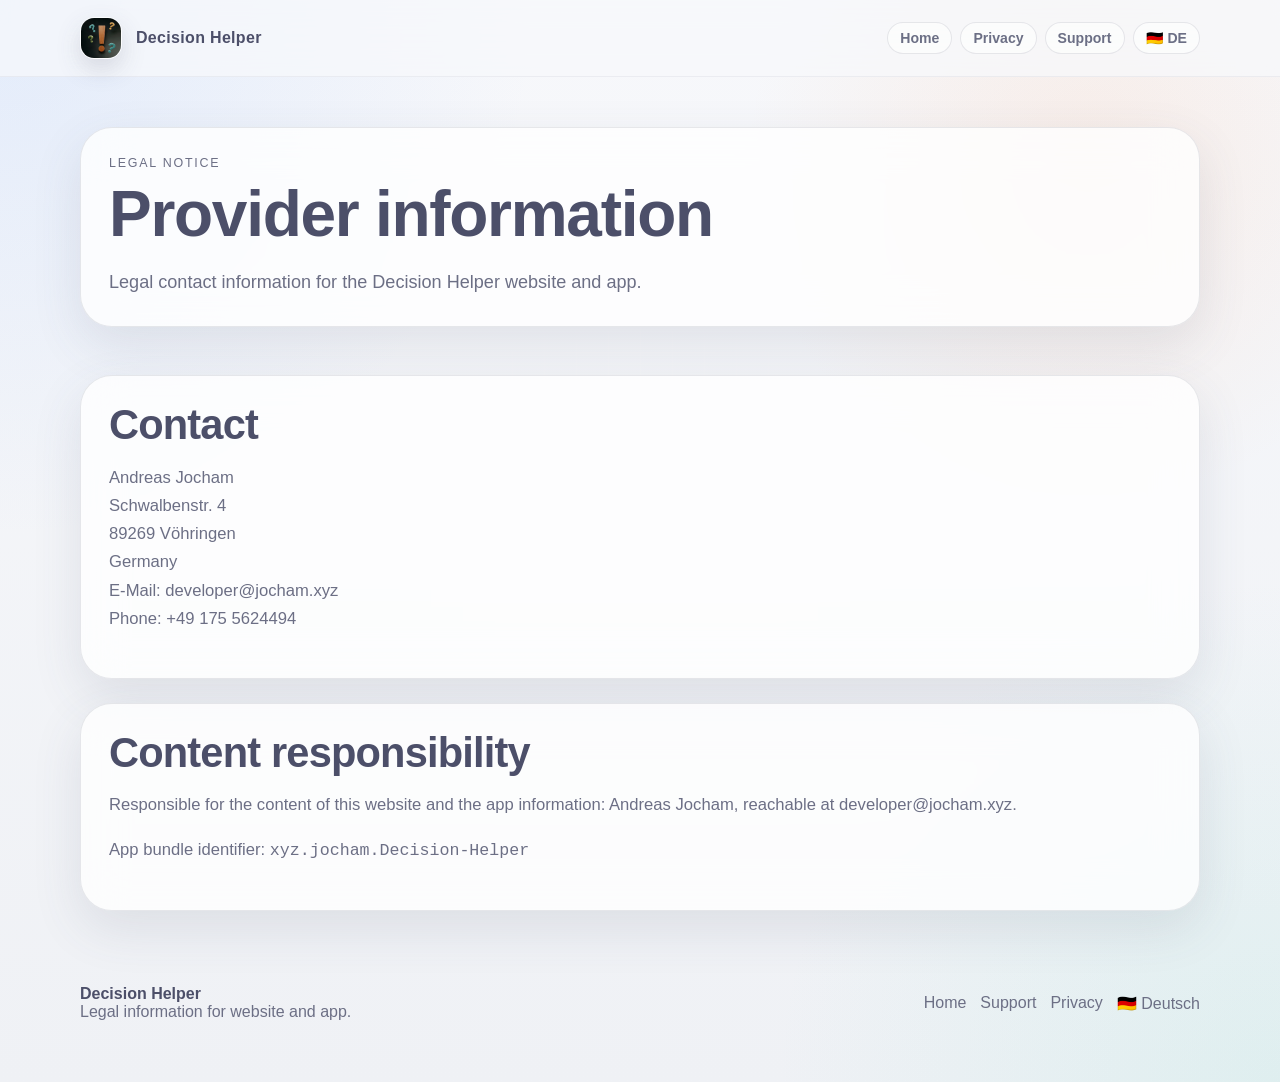
<file: en/impressum.html>
<!doctype html>
<html lang="en">
<head>
  <meta charset="utf-8">
  <meta name="viewport" content="width=device-width, initial-scale=1">
  <title>Legal Notice · Decision Helper</title>
  <meta name="description" content="Legal notice for the Decision Helper website and app.">
  <link rel="icon" type="image/png" sizes="32x32" href="../assets/favicon-32.png">
  <link rel="apple-touch-icon" sizes="180x180" href="../assets/apple-touch-icon.png">
  <link rel="stylesheet" href="../styles.css">
  <link rel="stylesheet" href="../refresh.css">
</head>
<body>
  <header class="site-header">
    <div class="shell">
      <a class="brand" href="index.html" aria-label="Decision Helper homepage">
        <img class="brand-logo" src="../assets/AppLogo.png" alt="Decision Helper logo">
        <span>Decision Helper</span>
      </a>
      <nav class="nav" aria-label="Navigation">
        <a href="index.html">Home</a>
        <a href="privacy.html">Privacy</a>
        <a href="support.html">Support</a>
        <a href="../impressum.html" lang="de">🇩🇪 DE</a>
      </nav>
    </div>
  </header>

  <main>
    <section class="legal-hero">
      <div class="shell">
        <article class="legal-card">
          <div class="mini-title">Legal Notice</div>
          <h1>Provider information</h1>
          <p class="lead" style="max-width:760px;">
            Legal contact information for the Decision Helper website and app.
          </p>
        </article>
      </div>
    </section>

    <section>
      <div class="shell split">
        <article class="legal-card">
          <h2>Contact</h2>
          <p class="legal-copy">
            Andreas Jocham<br>
            Schwalbenstr. 4<br>
            89269 Vöhringen<br>
            Germany<br>
            E-Mail: <a href="mailto:developer@jocham.xyz">developer@jocham.xyz</a>
            <br>
            Phone: <a href="tel:+491755624494">+49 175 5624494</a>
          </p>
        </article>

        <article class="legal-card">
          <h2>Content responsibility</h2>
          <p class="legal-copy">
            Responsible for the content of this website and the app information:
            Andreas Jocham, reachable at <a href="mailto:developer@jocham.xyz">developer@jocham.xyz</a>.
          </p>
          <p class="legal-copy">
            App bundle identifier: <code>xyz.jocham.Decision-Helper</code>
          </p>
        </article>
      </div>
    </section>
  </main>

  <footer class="footer">
    <div class="shell footer-inner">
      <div>
        <strong>Decision Helper</strong><br>
        <span style="color:var(--muted);">Legal information for website and app.</span>
      </div>
      <div class="footer-links">
        <a href="index.html">Home</a>
        <a href="support.html">Support</a>
        <a href="privacy.html">Privacy</a>
        <a href="../impressum.html" lang="de">🇩🇪 Deutsch</a>
      </div>
    </div>
  </footer>
</body>
</html>
</file>
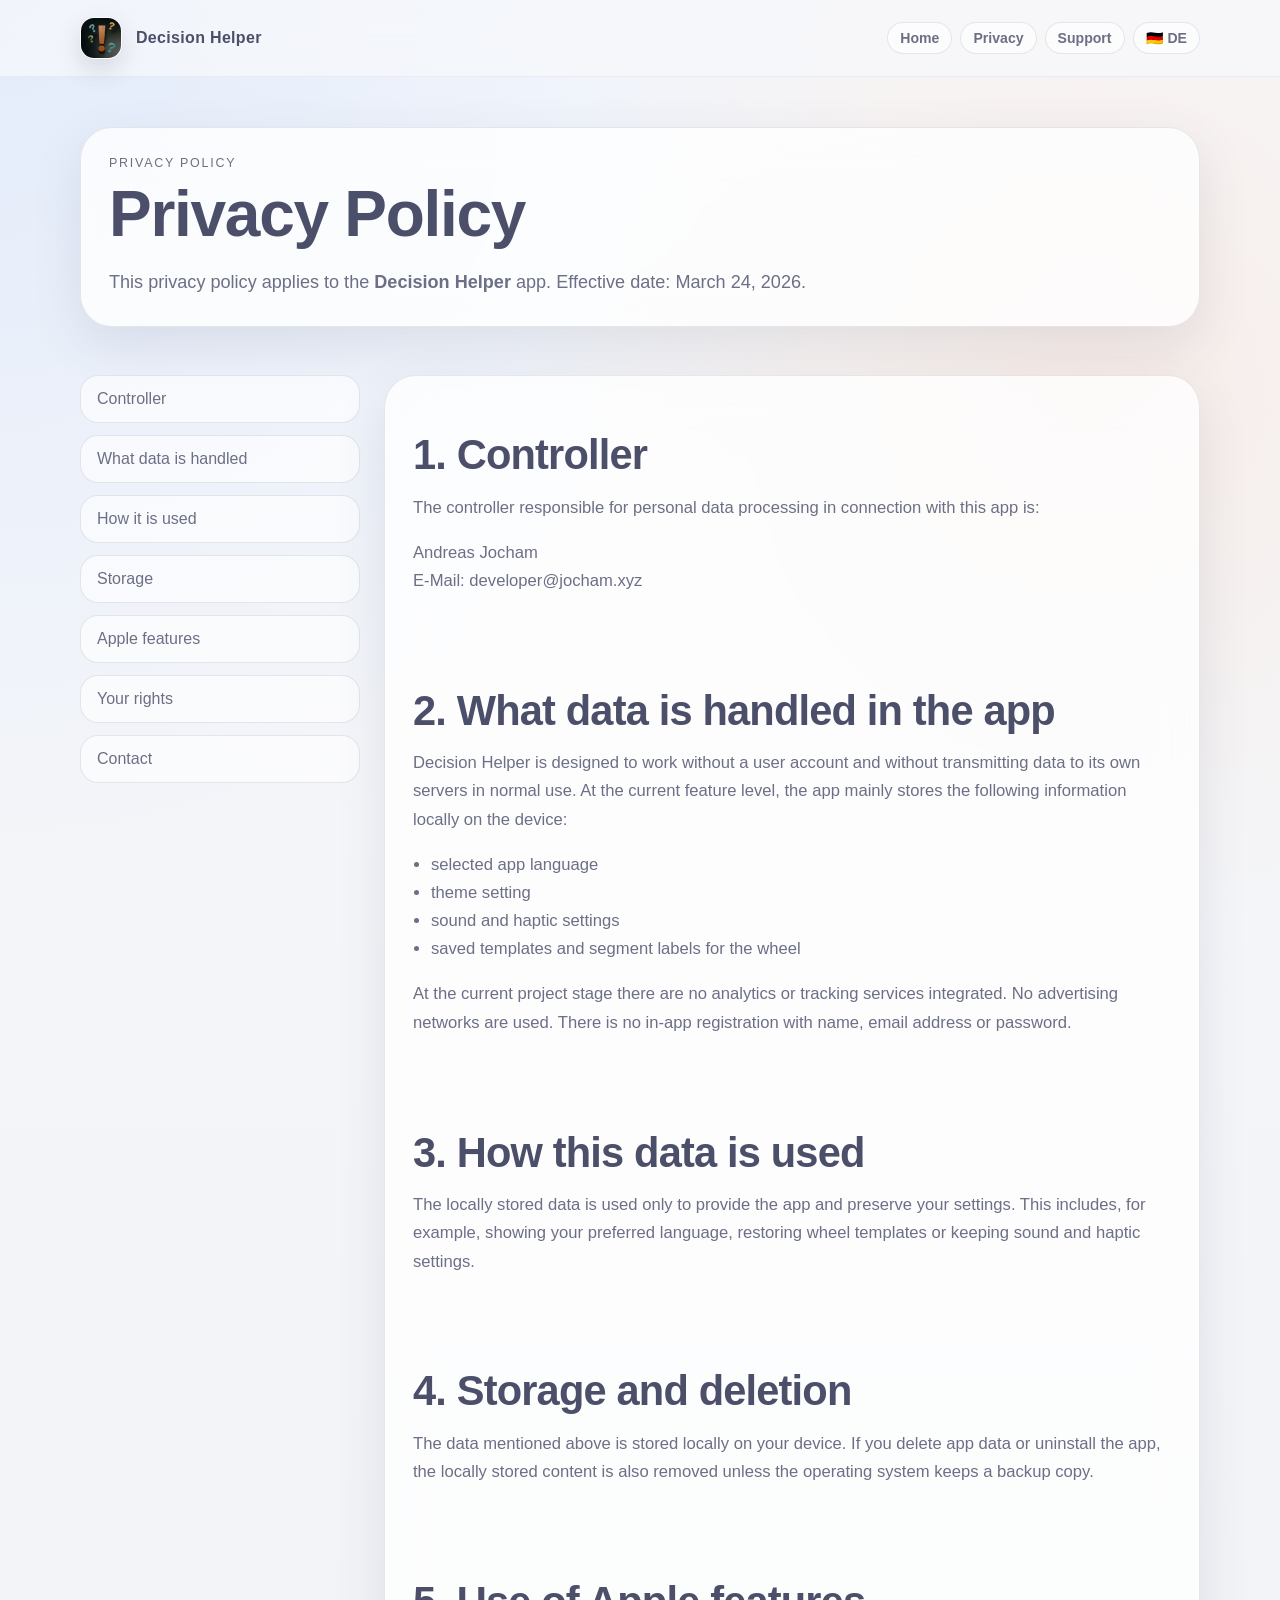
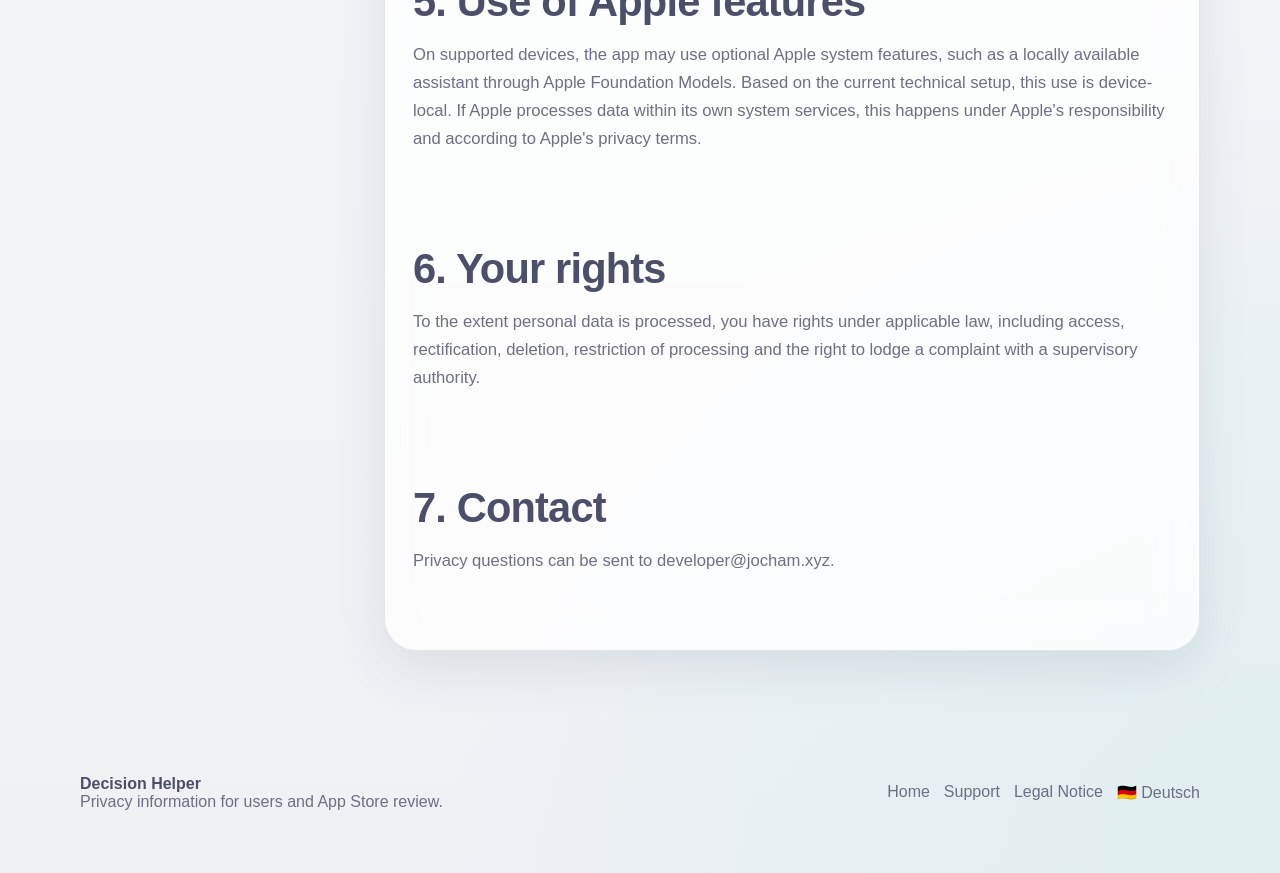
<file: en/privacy.html>
<!doctype html>
<html lang="en">
<head>
  <meta charset="utf-8">
  <meta name="viewport" content="width=device-width, initial-scale=1">
  <title>Privacy Policy · Decision Helper</title>
  <meta name="description" content="Privacy policy for the Decision Helper app.">
  <link rel="icon" type="image/png" sizes="32x32" href="../assets/favicon-32.png">
  <link rel="apple-touch-icon" sizes="180x180" href="../assets/apple-touch-icon.png">
  <link rel="stylesheet" href="../styles.css">
  <link rel="stylesheet" href="../refresh.css">
</head>
<body>
  <header class="site-header">
    <div class="shell">
      <a class="brand" href="index.html" aria-label="Decision Helper homepage">
        <img class="brand-logo" src="../assets/AppLogo.png" alt="Decision Helper logo">
        <span>Decision Helper</span>
      </a>
      <nav class="nav" aria-label="Navigation">
        <a href="index.html">Home</a>
        <a href="privacy.html">Privacy</a>
        <a href="support.html">Support</a>
        <a href="../privacy.html" lang="de">🇩🇪 DE</a>
      </nav>
    </div>
  </header>

  <main>
    <section class="legal-hero">
      <div class="shell">
        <article class="legal-card">
          <div class="mini-title">Privacy Policy</div>
          <h1>Privacy Policy</h1>
          <p class="lead" style="max-width:760px;">
            This privacy policy applies to the <strong>Decision Helper</strong> app.
            Effective date: March 24, 2026.
          </p>
        </article>
      </div>
    </section>

    <section>
      <div class="shell legal-layout">
        <nav class="legal-nav" aria-label="Sections">
          <a href="#controller">Controller</a>
          <a href="#scope">What data is handled</a>
          <a href="#purpose">How it is used</a>
          <a href="#storage">Storage</a>
          <a href="#apple">Apple features</a>
          <a href="#rights">Your rights</a>
          <a href="#contact">Contact</a>
        </nav>

        <article class="legal-card">
          <section class="legal-section" id="controller">
            <h2>1. Controller</h2>
            <p class="legal-copy">
              The controller responsible for personal data processing in connection with this app is:
            </p>
            <p class="legal-copy">
              Andreas Jocham<br>
              E-Mail: <a href="mailto:developer@jocham.xyz">developer@jocham.xyz</a>
            </p>
          </section>

          <section class="legal-section" id="scope">
            <h2>2. What data is handled in the app</h2>
            <p class="legal-copy">
              Decision Helper is designed to work without a user account and without transmitting data to its own servers in normal use.
              At the current feature level, the app mainly stores the following information locally on the device:
            </p>
            <ul class="legal-list">
              <li>selected app language</li>
              <li>theme setting</li>
              <li>sound and haptic settings</li>
              <li>saved templates and segment labels for the wheel</li>
            </ul>
            <p class="legal-copy">
              At the current project stage there are no analytics or tracking services integrated.
              No advertising networks are used.
              There is no in-app registration with name, email address or password.
            </p>
          </section>

          <section class="legal-section" id="purpose">
            <h2>3. How this data is used</h2>
            <p class="legal-copy">
              The locally stored data is used only to provide the app and preserve your settings.
              This includes, for example, showing your preferred language, restoring wheel templates or keeping sound and haptic settings.
            </p>
          </section>

          <section class="legal-section" id="storage">
            <h2>4. Storage and deletion</h2>
            <p class="legal-copy">
              The data mentioned above is stored locally on your device.
              If you delete app data or uninstall the app, the locally stored content is also removed unless the operating system keeps a backup copy.
            </p>
          </section>

          <section class="legal-section" id="apple">
            <h2>5. Use of Apple features</h2>
            <p class="legal-copy">
              On supported devices, the app may use optional Apple system features, such as a locally available assistant through Apple Foundation Models.
              Based on the current technical setup, this use is device-local.
              If Apple processes data within its own system services, this happens under Apple's responsibility and according to Apple's privacy terms.
            </p>
          </section>

          <section class="legal-section" id="rights">
            <h2>6. Your rights</h2>
            <p class="legal-copy">
              To the extent personal data is processed, you have rights under applicable law, including access, rectification, deletion, restriction of processing and the right to lodge a complaint with a supervisory authority.
            </p>
          </section>

          <section class="legal-section" id="contact">
            <h2>7. Contact</h2>
            <p class="legal-copy">
              Privacy questions can be sent to <a href="mailto:developer@jocham.xyz">developer@jocham.xyz</a>.
            </p>
          </section>
        </article>
      </div>
    </section>
  </main>

  <footer class="footer">
    <div class="shell footer-inner">
      <div>
        <strong>Decision Helper</strong><br>
        <span style="color:var(--muted);">Privacy information for users and App Store review.</span>
      </div>
      <div class="footer-links">
        <a href="index.html">Home</a>
        <a href="support.html">Support</a>
        <a href="impressum.html">Legal Notice</a>
        <a href="../privacy.html" lang="de">🇩🇪 Deutsch</a>
      </div>
    </div>
  </footer>
</body>
</html>
</file>
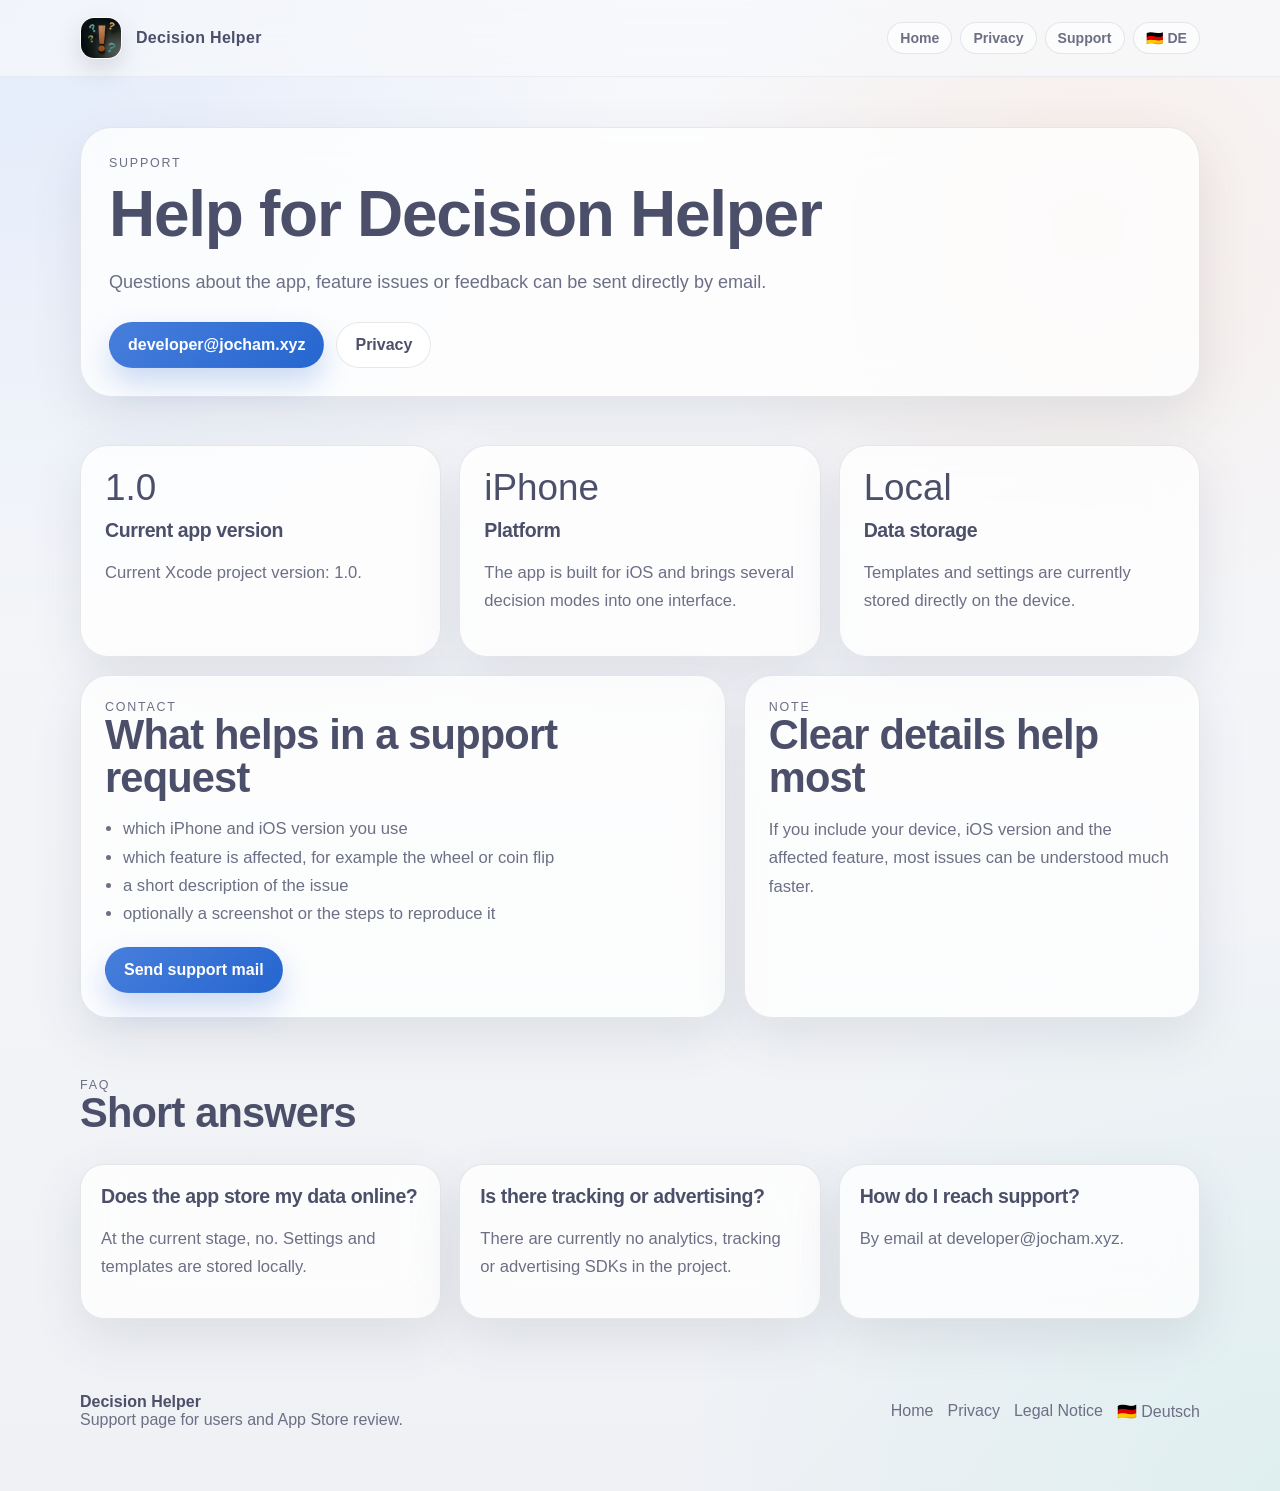
<file: en/support.html>
<!doctype html>
<html lang="en">
<head>
  <meta charset="utf-8">
  <meta name="viewport" content="width=device-width, initial-scale=1">
  <title>Support · Decision Helper</title>
  <meta name="description" content="Support page for the Decision Helper app.">
  <link rel="icon" type="image/png" sizes="32x32" href="../assets/favicon-32.png">
  <link rel="apple-touch-icon" sizes="180x180" href="../assets/apple-touch-icon.png">
  <link rel="stylesheet" href="../styles.css">
  <link rel="stylesheet" href="../refresh.css">
</head>
<body>
  <header class="site-header">
    <div class="shell">
      <a class="brand" href="index.html" aria-label="Decision Helper homepage">
        <img class="brand-logo" src="../assets/AppLogo.png" alt="Decision Helper logo">
        <span>Decision Helper</span>
      </a>
      <nav class="nav" aria-label="Navigation">
        <a href="index.html">Home</a>
        <a href="privacy.html">Privacy</a>
        <a href="support.html">Support</a>
        <a href="../support.html" lang="de">🇩🇪 DE</a>
      </nav>
    </div>
  </header>

  <main>
    <section class="legal-hero">
      <div class="shell">
        <article class="legal-card">
          <div class="mini-title">Support</div>
          <h1>Help for Decision Helper</h1>
          <p class="lead" style="max-width:760px;">
            Questions about the app, feature issues or feedback can be sent directly by email.
          </p>
          <div class="button-row" style="margin-top:24px;">
            <a class="button primary" href="mailto:developer@jocham.xyz">developer@jocham.xyz</a>
            <a class="button secondary" href="privacy.html">Privacy</a>
          </div>
        </article>
      </div>
    </section>

    <section>
      <div class="shell card-grid">
        <article class="card span-4">
          <div class="metric">1.0</div>
          <h3>Current app version</h3>
          <p>Current Xcode project version: 1.0.</p>
        </article>

        <article class="card span-4">
          <div class="metric">iPhone</div>
          <h3>Platform</h3>
          <p>The app is built for iOS and brings several decision modes into one interface.</p>
        </article>

        <article class="card span-4">
          <div class="metric">Local</div>
          <h3>Data storage</h3>
          <p>Templates and settings are currently stored directly on the device.</p>
        </article>

        <article class="card span-7">
          <div class="mini-title">Contact</div>
          <h2>What helps in a support request</h2>
          <ul class="legal-list">
            <li>which iPhone and iOS version you use</li>
            <li>which feature is affected, for example the wheel or coin flip</li>
            <li>a short description of the issue</li>
            <li>optionally a screenshot or the steps to reproduce it</li>
          </ul>
          <div class="link-row" style="margin-top:18px;">
            <a class="button primary" href="mailto:developer@jocham.xyz?subject=Decision%20Helper%20Support">Send support mail</a>
          </div>
        </article>

        <article class="card span-5">
          <div class="mini-title">Note</div>
          <h2>Clear details help most</h2>
          <p>If you include your device, iOS version and the affected feature, most issues can be understood much faster.</p>
        </article>
      </div>
    </section>

    <section>
      <div class="shell">
        <div class="section-head">
          <div>
            <div class="mini-title">FAQ</div>
            <h2>Short answers</h2>
          </div>
        </div>
        <div class="card-grid">
          <article class="faq-item span-4">
            <h3>Does the app store my data online?</h3>
            <p>At the current stage, no. Settings and templates are stored locally.</p>
          </article>
          <article class="faq-item span-4">
            <h3>Is there tracking or advertising?</h3>
            <p>There are currently no analytics, tracking or advertising SDKs in the project.</p>
          </article>
          <article class="faq-item span-4">
            <h3>How do I reach support?</h3>
            <p>By email at <a href="mailto:developer@jocham.xyz">developer@jocham.xyz</a>.</p>
          </article>
        </div>
      </div>
    </section>
  </main>

  <footer class="footer">
    <div class="shell footer-inner">
      <div>
        <strong>Decision Helper</strong><br>
        <span style="color:var(--muted);">Support page for users and App Store review.</span>
      </div>
      <div class="footer-links">
        <a href="index.html">Home</a>
        <a href="privacy.html">Privacy</a>
        <a href="impressum.html">Legal Notice</a>
        <a href="../support.html" lang="de">🇩🇪 Deutsch</a>
      </div>
    </div>
  </footer>
</body>
</html>
</file>
<file: styles.css>
:root {
  color-scheme: light;
  --base: #eff1f5;
  --mantle: #e6e9ef;
  --surface: rgba(255, 255, 255, 0.78);
  --surface-strong: rgba(255, 255, 255, 0.92);
  --text: #4c4f69;
  --muted: #6c6f85;
  --line: rgba(124, 127, 147, 0.18);
  --shadow: 0 18px 50px rgba(76, 79, 105, 0.12);
  --blue: #89b4fa;
  --sapphire: #74c7ec;
  --teal: #94e2d5;
  --green: #a6e3a1;
  --yellow: #f9e2af;
  --peach: #fab387;
  --mauve: #cba6f7;
  --rosewater: #f5e0dc;
  --hero-grad: linear-gradient(135deg, rgba(137, 180, 250, 0.28), rgba(250, 179, 135, 0.22) 46%, rgba(148, 226, 213, 0.28));
  --max: 1120px;
  --radius: 28px;
}

* {
  box-sizing: border-box;
}

html {
  scroll-behavior: smooth;
}

body {
  margin: 0;
  font-family: -apple-system, BlinkMacSystemFont, "SF Pro Text", "Segoe UI", sans-serif;
  color: var(--text);
  background:
    radial-gradient(circle at top left, rgba(137, 180, 250, 0.18), transparent 32%),
    radial-gradient(circle at 85% 15%, rgba(250, 179, 135, 0.16), transparent 24%),
    radial-gradient(circle at bottom right, rgba(148, 226, 213, 0.18), transparent 30%),
    linear-gradient(180deg, #f7f8fb 0%, var(--base) 100%);
  min-height: 100vh;
}

body::before {
  content: "";
  position: fixed;
  inset: 0;
  pointer-events: none;
  background-image:
    linear-gradient(rgba(255, 255, 255, 0.42) 1px, transparent 1px),
    linear-gradient(90deg, rgba(255, 255, 255, 0.42) 1px, transparent 1px);
  background-size: 32px 32px;
  mask-image: radial-gradient(circle at center, black, transparent 78%);
  opacity: 0.28;
}

a {
  color: inherit;
  text-decoration: none;
}

img {
  max-width: 100%;
  display: block;
}

.shell {
  width: min(calc(100% - 32px), var(--max));
  margin: 0 auto;
}

.site-header {
  position: sticky;
  top: 0;
  z-index: 10;
  backdrop-filter: blur(18px);
  background: rgba(247, 248, 251, 0.72);
  border-bottom: 1px solid rgba(124, 127, 147, 0.1);
}

.site-header .shell,
.footer-inner {
  display: flex;
  align-items: center;
  justify-content: space-between;
  gap: 20px;
  min-height: 76px;
}

.brand {
  display: inline-flex;
  align-items: center;
  gap: 14px;
  font-weight: 700;
  letter-spacing: 0.02em;
}

.brand-mark {
  width: 42px;
  height: 42px;
  border-radius: 16px;
  background: linear-gradient(160deg, rgba(137, 180, 250, 0.88), rgba(116, 199, 236, 0.9) 42%, rgba(250, 179, 135, 0.88));
  box-shadow: inset 0 1px 0 rgba(255, 255, 255, 0.6), 0 12px 24px rgba(116, 199, 236, 0.22);
  position: relative;
}

.brand-mark::before,
.brand-mark::after {
  content: "";
  position: absolute;
  background: rgba(255, 255, 255, 0.96);
  left: 50%;
  transform: translateX(-50%);
}

.brand-mark::before {
  top: 8px;
  width: 8px;
  height: 20px;
  border-radius: 999px;
}

.brand-mark::after {
  bottom: 8px;
  width: 8px;
  height: 8px;
  border-radius: 50%;
}

.nav {
  display: flex;
  flex-wrap: wrap;
  gap: 8px;
}

.nav a,
.pill,
.tag {
  border: 1px solid var(--line);
  background: rgba(255, 255, 255, 0.56);
  border-radius: 999px;
}

.nav a {
  padding: 8px 12px;
  font-size: 0.88rem;
  color: var(--muted);
  font-family: ui-rounded, "SF Pro Rounded", -apple-system, BlinkMacSystemFont, "Segoe UI", sans-serif;
  font-weight: 600;
  line-height: 1;
}

.nav a:hover,
.nav a:focus-visible,
.button:hover,
.button:focus-visible {
  transform: translateY(-1px);
  box-shadow: 0 8px 22px rgba(76, 79, 105, 0.1);
}

.hero {
  padding: 56px 0 28px;
}

.hero-grid,
.split {
  display: grid;
  gap: 24px;
}

.hero-grid {
  grid-template-columns: minmax(0, 1.1fr) minmax(300px, 0.9fr);
  align-items: center;
}

.eyebrow,
.mini-title {
  text-transform: uppercase;
  letter-spacing: 0.14em;
  font-size: 0.78rem;
  color: var(--muted);
}

h1,
h2,
h3 {
  font-family: ui-rounded, "SF Pro Rounded", -apple-system, BlinkMacSystemFont, "Segoe UI", sans-serif;
  font-weight: 800;
  letter-spacing: -0.02em;
  margin: 0;
}

h1 {
  font-size: clamp(2.2rem, 5vw, 4.2rem);
  line-height: 0.96;
  margin-top: 14px;
}

h2 {
  font-size: clamp(1.8rem, 3.5vw, 2.6rem);
  line-height: 1.03;
  margin-bottom: 12px;
}

h3 {
  font-size: 1.22rem;
  margin-bottom: 10px;
}

.lead,
.section-copy,
.legal-copy,
li,
p {
  color: var(--muted);
  line-height: 1.7;
  font-size: 1.04rem;
}

.lead {
  max-width: 640px;
  margin: 22px 0 0;
  font-size: 1.13rem;
}

.button-row,
.link-row,
.stat-row,
.feature-list,
.faq-list,
.legal-nav {
  display: flex;
  flex-wrap: wrap;
  gap: 12px;
}

.app-store-band {
  padding: 22px 0 0;
}

.app-store-repeat {
  padding: 6px 0 34px;
}

.app-store-card {
  display: grid;
  grid-template-columns: minmax(0, 1fr) auto;
  gap: 22px;
  align-items: center;
  border: 1px solid var(--line);
  border-radius: calc(var(--radius) + 4px);
  background: linear-gradient(135deg, rgba(255, 255, 255, 0.92), rgba(245, 247, 255, 0.82));
  box-shadow: var(--shadow);
  padding: 22px;
}

.app-store-head {
  display: flex;
  align-items: center;
  gap: 16px;
  margin-bottom: 12px;
}

.app-store-icon {
  width: 70px;
  height: 70px;
  border-radius: 22px;
  box-shadow: 0 16px 34px rgba(76, 79, 105, 0.18);
  flex: 0 0 auto;
}

.app-store-copy p,
.qr-card span {
  margin: 0;
}

.qr-card {
  display: grid;
  gap: 10px;
  justify-items: center;
  padding: 16px;
  min-width: 154px;
  border-radius: 24px;
  background: rgba(255, 255, 255, 0.82);
  border: 1px solid rgba(124, 127, 147, 0.14);
}

.qr-card img {
  width: 122px;
  height: 122px;
  border-radius: 16px;
}

.qr-card.small img {
  width: 104px;
  height: 104px;
}

.button {
  display: inline-flex;
  align-items: center;
  justify-content: center;
  padding: 13px 18px;
  border-radius: 999px;
  border: 1px solid transparent;
  font-family: ui-rounded, "SF Pro Rounded", -apple-system, BlinkMacSystemFont, "Segoe UI", sans-serif;
  font-weight: 700;
  transition: transform 160ms ease, box-shadow 160ms ease, background 160ms ease;
}

.button.primary {
  background: linear-gradient(135deg, #477edb, #2666d0);
  color: white;
  box-shadow: 0 14px 30px rgba(38, 102, 208, 0.24);
}

.button.secondary {
  background: rgba(255, 255, 255, 0.72);
  border-color: var(--line);
}

.hero-art,
.card,
.legal-card,
.timeline-item,
.faq-item {
  border: 1px solid var(--line);
  background: var(--surface);
  box-shadow: var(--shadow);
  backdrop-filter: blur(22px);
}

.hero-art {
  border-radius: calc(var(--radius) + 10px);
  padding: 26px;
  min-height: 520px;
  position: relative;
  overflow: hidden;
}

.hero-art::before {
  content: "";
  position: absolute;
  inset: 18px;
  border-radius: 32px;
  background: var(--hero-grad);
  opacity: 0.9;
  filter: blur(1px);
}

.hero-panel {
  position: relative;
  z-index: 1;
  height: 100%;
  border-radius: 28px;
  background: rgba(255, 255, 255, 0.62);
  border: 1px solid rgba(255, 255, 255, 0.6);
  padding: 22px;
  display: grid;
  grid-template-rows: auto 1fr auto;
  gap: 18px;
}

.app-preview {
  display: grid;
  gap: 14px;
}

.preview-top,
.preview-actions,
.preview-bottom {
  display: grid;
  gap: 14px;
}

.preview-top {
  grid-template-columns: 1.1fr 0.9fr;
}

.preview-actions {
  grid-template-columns: repeat(2, minmax(0, 1fr));
}

.preview-bottom {
  grid-template-columns: repeat(3, minmax(0, 1fr));
}

.tile {
  background: rgba(255, 255, 255, 0.66);
  border: 1px solid rgba(124, 127, 147, 0.14);
  border-radius: 24px;
  padding: 16px;
  min-height: 104px;
}

.tile strong {
  display: block;
  font-size: 1.05rem;
  color: var(--text);
  margin-bottom: 8px;
}

.wheel {
  width: 168px;
  aspect-ratio: 1;
  border-radius: 50%;
  margin: 0 auto;
  background:
    conic-gradient(from 10deg, rgba(116, 199, 236, 0.94), rgba(137, 180, 250, 0.94), rgba(203, 166, 247, 0.92), rgba(250, 179, 135, 0.95), rgba(166, 227, 161, 0.92), rgba(116, 199, 236, 0.94));
  box-shadow: inset 0 0 0 10px rgba(255, 255, 255, 0.78), inset 0 0 0 28px rgba(255, 255, 255, 0.26), 0 20px 40px rgba(76, 79, 105, 0.16);
  position: relative;
}

.wheel::before {
  content: "";
  position: absolute;
  top: -14px;
  left: 50%;
  transform: translateX(-50%);
  width: 0;
  height: 0;
  border-left: 12px solid transparent;
  border-right: 12px solid transparent;
  border-bottom: 22px solid #4c4f69;
}

.wheel::after {
  content: "";
  position: absolute;
  inset: 50%;
  width: 28px;
  height: 28px;
  transform: translate(-50%, -50%);
  border-radius: 50%;
  background: white;
  box-shadow: 0 0 0 7px rgba(76, 79, 105, 0.12);
}

.coin-stack {
  display: flex;
  gap: 10px;
  justify-content: center;
  padding-top: 8px;
}

.coin {
  width: 70px;
  aspect-ratio: 1;
  border-radius: 50%;
  background: radial-gradient(circle at 30% 30%, #fff8e5, var(--yellow) 58%, var(--peach));
  box-shadow: inset 0 2px 0 rgba(255, 255, 255, 0.75), 0 12px 24px rgba(250, 179, 135, 0.24);
}

.sparkline {
  height: 84px;
  border-radius: 18px;
  background:
    linear-gradient(180deg, rgba(255, 255, 255, 0.84), rgba(255, 255, 255, 0.55)),
    linear-gradient(115deg, rgba(137, 180, 250, 0.18), rgba(203, 166, 247, 0.16));
  position: relative;
  overflow: hidden;
}

.sparkline::after {
  content: "";
  position: absolute;
  left: 10px;
  right: 10px;
  top: 28px;
  height: 28px;
  border-radius: 999px;
  border: 3px solid rgba(71, 126, 219, 0.55);
  border-color: transparent transparent rgba(71, 126, 219, 0.7) transparent;
  transform: skewX(-18deg);
}

.finger-dots {
  display: grid;
  grid-template-columns: repeat(4, 1fr);
  gap: 10px;
}

.finger-dots span {
  aspect-ratio: 1;
  border-radius: 50%;
  background: linear-gradient(160deg, rgba(148, 226, 213, 0.95), rgba(137, 180, 250, 0.9));
}

.dice-pips {
  display: grid;
  grid-template-columns: repeat(3, 1fr);
  gap: 7px;
  width: 78px;
  margin: 4px auto 0;
}

.dice-pips span {
  width: 16px;
  height: 16px;
  border-radius: 50%;
  background: #4c4f69;
  margin: 0 auto;
}

.tag,
.pill {
  display: inline-flex;
  align-items: center;
  gap: 8px;
  padding: 9px 14px;
  color: var(--muted);
}

.tag {
  background: rgba(255, 255, 255, 0.6);
}

.pill strong,
.tag strong {
  color: var(--text);
}

.pill-stack {
  flex-direction: column;
  align-items: flex-start;
  gap: 4px;
  border-radius: 24px;
}

.pill-stack span {
  font-size: 0.9rem;
  line-height: 1.35;
}

main section {
  padding: 30px 0;
}

.section-head {
  display: flex;
  align-items: end;
  justify-content: space-between;
  gap: 20px;
  margin-bottom: 18px;
}

.card-grid {
  display: grid;
  grid-template-columns: repeat(12, minmax(0, 1fr));
  gap: 18px;
}

.card {
  border-radius: var(--radius);
  padding: 24px;
}

.span-4 {
  grid-column: span 4;
}

.span-5 {
  grid-column: span 5;
}

.span-6 {
  grid-column: span 6;
}

.span-7 {
  grid-column: span 7;
}

.span-8 {
  grid-column: span 8;
}

.span-12 {
  grid-column: span 12;
}

.metric {
  font-size: 2.3rem;
  line-height: 1;
  color: var(--text);
  margin-bottom: 12px;
}

.stat-row {
  margin-top: 22px;
}

.stat {
  min-width: 160px;
  padding: 14px 16px;
  border-radius: 22px;
  border: 1px solid rgba(124, 127, 147, 0.12);
  background: rgba(255, 255, 255, 0.48);
}

.stat strong {
  display: block;
  color: var(--text);
  margin-bottom: 6px;
}

.feature-list {
  margin-top: 18px;
}

.mini-card {
  padding: 14px 16px;
  min-width: 140px;
  background: rgba(255, 255, 255, 0.54);
  border-radius: 22px;
  border: 1px solid rgba(124, 127, 147, 0.12);
}

.timeline {
  display: grid;
  gap: 16px;
}

.timeline-item {
  border-radius: 24px;
  padding: 18px 20px;
}

.timeline-item strong {
  display: block;
  color: var(--text);
  margin-bottom: 6px;
}

.legal-hero,
.legal-layout {
  display: grid;
  gap: 24px;
}

.legal-hero {
  padding: 50px 0 18px;
}

.legal-card {
  border-radius: 32px;
  padding: 28px;
}

.legal-layout {
  grid-template-columns: 280px minmax(0, 1fr);
  align-items: start;
  padding-bottom: 50px;
}

.legal-nav {
  position: sticky;
  top: 96px;
  flex-direction: column;
  align-items: stretch;
}

.legal-nav a {
  padding: 14px 16px;
  border: 1px solid var(--line);
  border-radius: 18px;
  background: rgba(255, 255, 255, 0.62);
  color: var(--muted);
}

.legal-section + .legal-section {
  margin-top: 18px;
}

.legal-section {
  scroll-margin-top: 100px;
}

.legal-list,
.faq-list {
  padding-left: 18px;
}

.faq-item {
  border-radius: 24px;
  padding: 20px;
}

.footer {
  padding: 24px 0 42px;
}

.footer a {
  color: var(--muted);
}

.footer-links {
  display: flex;
  flex-wrap: wrap;
  gap: 14px;
}

@media (max-width: 960px) {
  .app-store-card {
    grid-template-columns: 1fr;
  }

  .qr-card {
    justify-self: start;
  }

  .hero-grid,
  .split,
  .legal-layout,
  .preview-top,
  .preview-actions,
  .preview-bottom {
    grid-template-columns: 1fr;
  }

  .span-4,
  .span-5,
  .span-6,
  .span-7,
  .span-8 {
    grid-column: span 12;
  }

  .span-12 {
    grid-column: span 12;
  }

  .hero-art {
    min-height: auto;
  }

  .legal-nav {
    position: static;
  }
}

@media (max-width: 640px) {
  .site-header .shell,
  .footer-inner,
  .section-head {
    align-items: flex-start;
    flex-direction: column;
  }

  .app-store-head {
    align-items: flex-start;
  }

  .app-store-icon {
    width: 46px;
    height: 46px;
    border-radius: 14px;
  }

  .qr-card {
    min-width: 0;
    padding: 12px;
    gap: 8px;
  }

  .qr-card img {
    width: 88px;
    height: 88px;
    border-radius: 12px;
  }

  .qr-card.small img {
    width: 72px;
    height: 72px;
  }

  .app-store-card .button {
    padding: 10px 14px;
    font-size: 0.9rem;
  }

  .hero {
    padding-top: 34px;
  }

  h1 {
    font-size: 2.2rem;
  }

  h2 {
    font-size: 1.5rem;
  }

  h3 {
    font-size: 1.1rem;
  }

  .lead,
  .section-copy,
  .legal-copy,
  li,
  p {
    font-size: 0.98rem;
  }

  .eyebrow,
  .mini-title {
    font-size: 0.72rem;
  }

  .stat,
  .mini-card {
    font-size: 0.92rem;
  }

  .card p,
  .card li,
  .faq-item p,
  .timeline-item,
  .legal-card p {
    font-size: 0.92rem;
  }

  .metric {
    font-size: 2rem;
  }

  .hero-art,
  .card,
  .legal-card,
  .timeline-item,
  .faq-item {
    padding: 20px;
  }

  .nav {
    width: 100%;
    gap: 6px;
    justify-content: flex-end;
    margin-bottom: 10px;
  }

  .nav a {
    padding: 7px 10px;
    font-size: 0.8rem;
    text-align: center;
  }
}
</file>
<file: refresh.css>
.brand-logo {
  width: 42px;
  height: 42px;
  border-radius: 14px;
  object-fit: cover;
  border: 1px solid rgba(255, 255, 255, 0.72);
  box-shadow: 0 10px 24px rgba(76, 79, 105, 0.18);
}

.hero-copy {
  display: grid;
  align-content: start;
}

.shot-stage {
  position: relative;
  min-height: 450px;
  overflow: hidden;
  border: 1px solid rgba(255, 255, 255, 0.72);
  border-radius: 30px;
  background:
    radial-gradient(circle at 18% 20%, rgba(137, 180, 250, 0.24), transparent 28%),
    radial-gradient(circle at 82% 18%, rgba(250, 179, 135, 0.22), transparent 28%),
    linear-gradient(180deg, rgba(255, 255, 255, 0.84), rgba(255, 255, 255, 0.56));
}

.store-shot {
  position: absolute;
  width: 44%;
  border: 1px solid rgba(255, 255, 255, 0.68);
  border-radius: 30px;
  box-shadow: 0 20px 42px rgba(76, 79, 105, 0.18);
}

.store-shot--back {
  top: 12%;
  left: 2%;
  transform: rotate(-8deg);
}

.store-shot--front {
  top: 2%;
  left: 29%;
  z-index: 2;
}

.store-shot--side {
  right: 2%;
  bottom: 4%;
  transform: rotate(9deg);
}

.screenshot-card {
  overflow: hidden;
}

.image-frame {
  margin-top: 18px;
  padding: 14px;
  border: 1px solid rgba(124, 127, 147, 0.12);
  border-radius: 30px;
  background: linear-gradient(180deg, rgba(255, 255, 255, 0.84), rgba(255, 255, 255, 0.54));
}

.image-frame--tall img {
  width: 100%;
  max-width: 360px;
  margin: 0 auto;
  border-radius: 26px;
  box-shadow: 0 18px 36px rgba(76, 79, 105, 0.16);
}

.screen-pair {
  display: grid;
  grid-template-columns: repeat(2, minmax(0, 1fr));
  gap: 8px;
  align-items: start;
  justify-items: center;
}

.screen-pair img {
  width: 100%;
  max-width: 256px;
  margin: 0 auto;
  border-radius: 26px;
  box-shadow: 0 18px 36px rgba(76, 79, 105, 0.16);
}

@media (max-width: 960px) {
  .shot-stage {
    min-height: 380px;
  }

  .screen-pair {
    grid-template-columns: 1fr;
  }
}

@media (max-width: 640px) {
  .store-shot {
    width: 54%;
  }

  .store-shot--back {
    top: 20%;
    left: -4%;
  }

  .store-shot--front {
    left: 23%;
  }

  .store-shot--side {
    right: -3%;
    bottom: 6%;
  }
}
</file>
